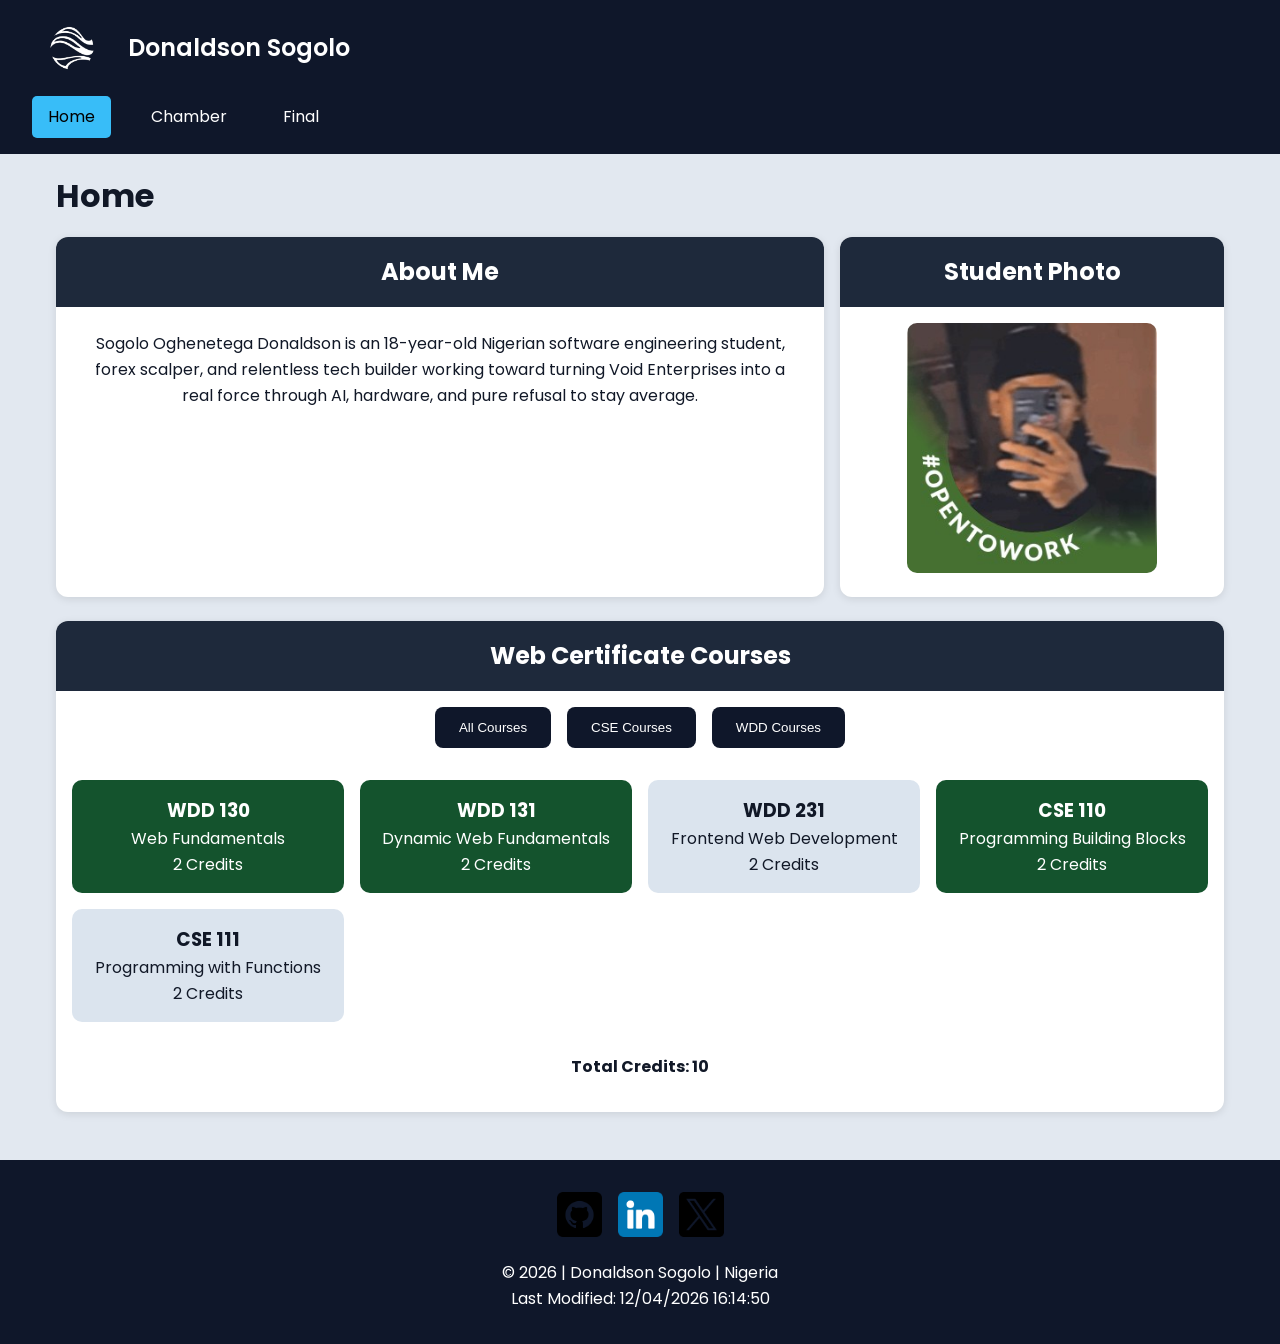
<file: index.html>
<!DOCTYPE html>
<html lang="en">

<head>
    <meta charset="UTF-8">
    <meta name="viewport" content="width=device-width, initial-scale=1.0">
    <title>Home Page</title>
    <meta name="description" content="Personal course homepage by Donaldson Sogolo Software Engineering Student">
    <meta name="author" content="Donaldson Sogolo">
    <meta property="og:title" content="Home Page">
    <meta property="og:type" content="website">
    <meta property="og:image" content="https://saint-void.github.io/wdd231/images/profile.jpg">
    <meta property="og:url" content="https://saint-void.github.io/wdd231/">
    <meta property="og:description" content="Personal course homepage by Donaldson Sogolo Software Engineering Student">

    <link rel="stylesheet" href="styles/style.css">
    <script src="scripts/main.js" defer></script>
    <link rel="icon" href="/favicon.ico">
    <link rel="preconnect" href="https://fonts.googleapis.com">
    <link rel="preconnect" href="https://fonts.gstatic.com" crossorigin>
    <link href="https://fonts.googleapis.com/css2?family=Poppins:wght@300;400;500;600&display=swap" rel="stylesheet">
</head>

<body>

    <header>
        <div class="logo">
            <img src="images/my-logo.png" alt="my logo">
            <span>Donaldson Sogolo</span>
            <button id="menu-button">☰</button>
        </div>

        <nav id="nav-menu">
            <a href="/" class="active">Home</a>
            <a href="#">Chamber</a>
            <a href="#">Final</a>
        </nav>
    </header>

    <main>

        <h1>Home</h1>

        <div class="main-part">

            <section class="part1">
                <h2>About Me</h2>

                <p>
                    Sogolo Oghenetega Donaldson is an 18-year-old Nigerian software
                    engineering student, forex scalper, and relentless tech builder
                    working toward turning Void Enterprises into a real force through
                    AI, hardware, and pure refusal to stay average.
                </p>
            </section>

            <section class="part2">
                <h2>Student Photo</h2>

                <img src="images/profile.jpg" alt="profile image">
            </section>

        </div>

        <!-- Courses -->
        <section class="part3">

            <h2>Web Certificate Courses</h2>

            <div class="certificate-buttons">
                <button id="all-btn">All Courses</button>
                <button id="cse-btn">CSE Courses</button>
                <button id="wdd-btn">WDD Courses</button>
            </div>

            <!-- Dynamic Courses -->
            <div id="courses-container"></div>

            <!-- Credits -->
            <p id="total-credits"></p>

        </section>

    </main>

    <footer>

        <div class="social-media">
            <a href="https://github.com/saint-void">
                <img src="images/github.png" alt="github">
            </a>

            <a href="https://www.linkedin.com/in/donaldsogolo/">
                <img src="images/linkedin.png" alt="linkedin">
            </a>

            <a href="https://x.com/St_void2">
                <img src="images/twitter.png" alt="twitter">
            </a>
        </div>

        <!-- Dynamic Footer -->
        <p>
            © <span id="currentyear"></span> | Donaldson Sogolo | Nigeria
        </p>

        <p id="lastModified"></p>

    </footer>

</body>

</html>
</file>
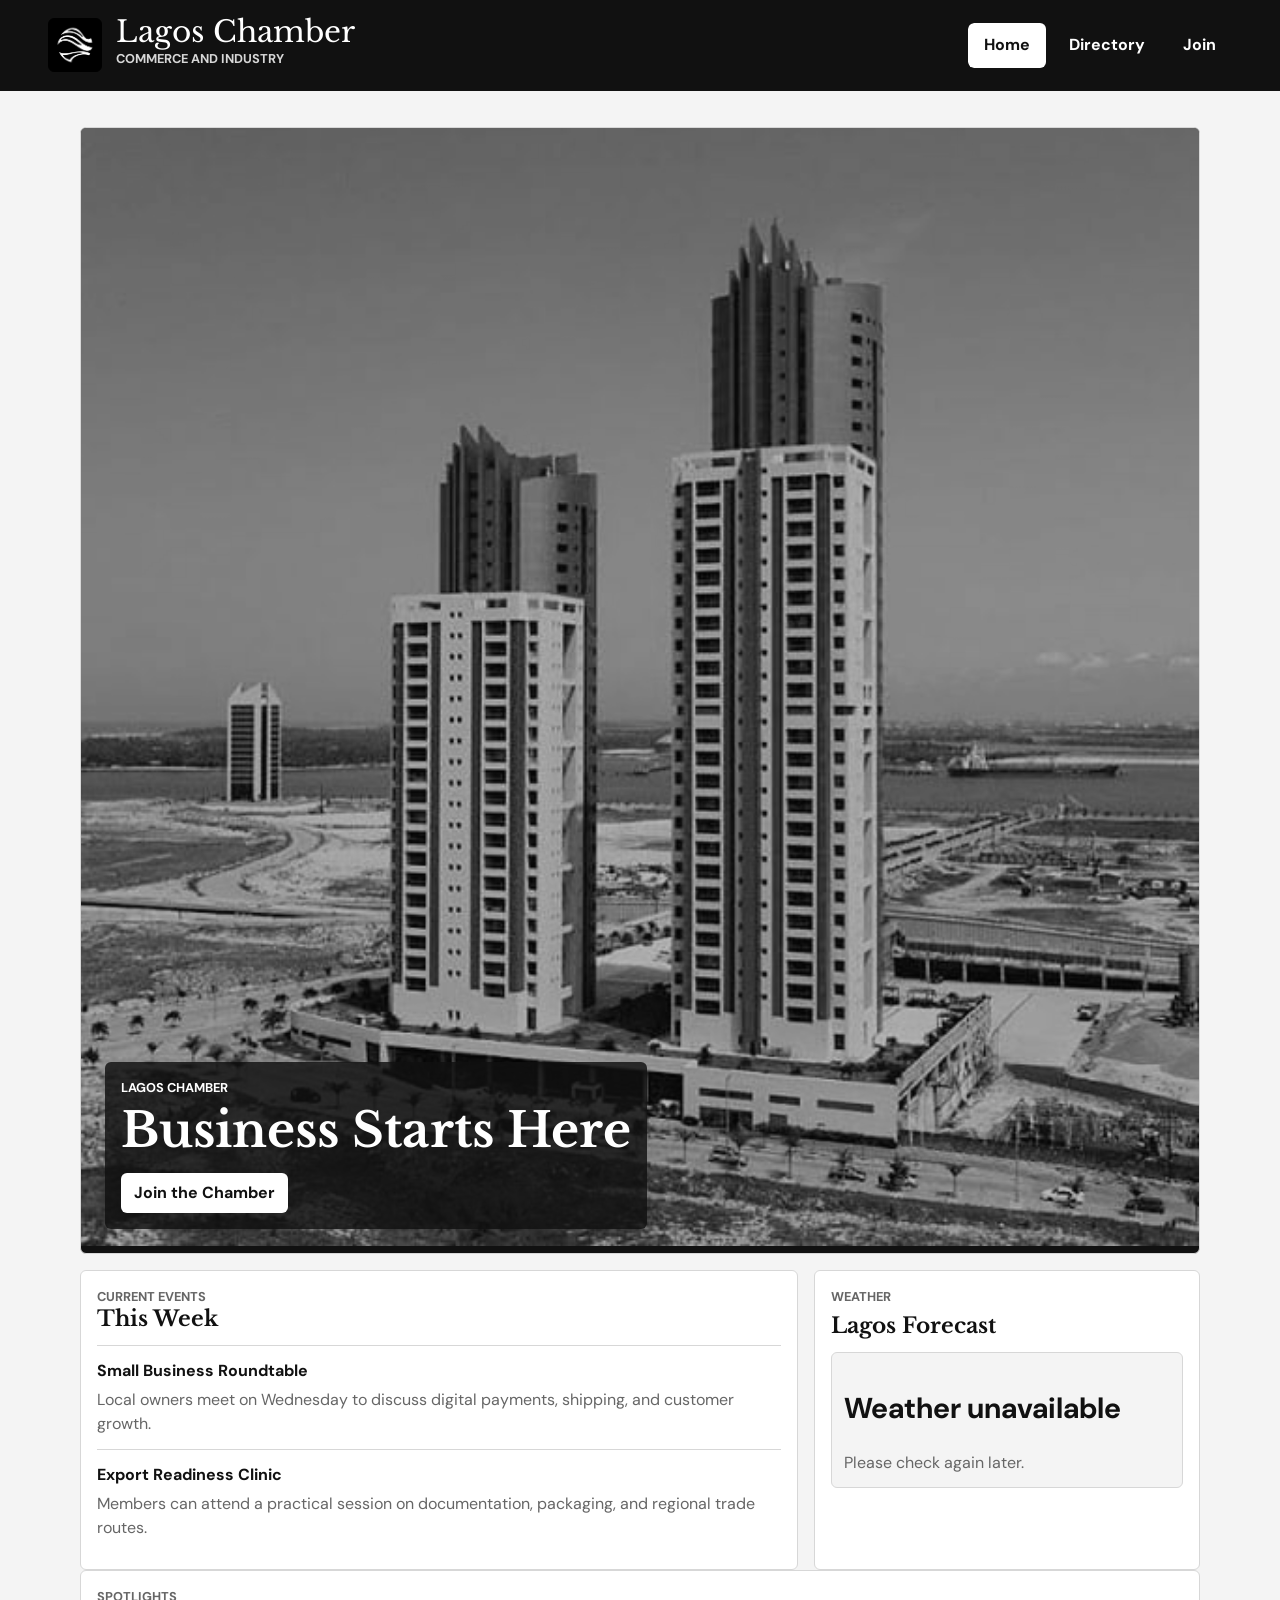
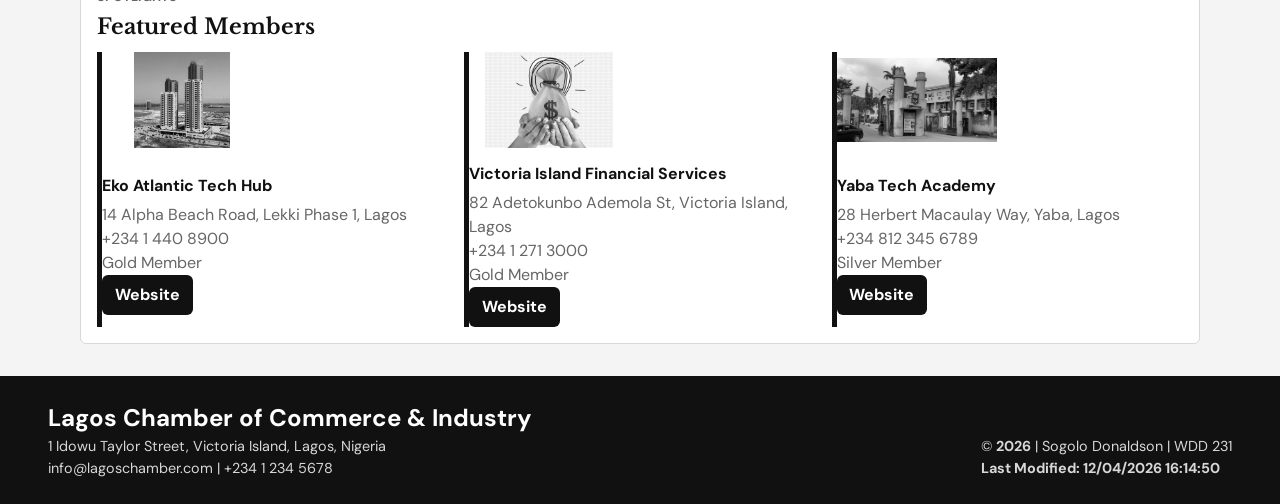
<file: chamber/index.html>
<!DOCTYPE html>
<html lang="en">
<head>
    <meta charset="UTF-8">
    <meta name="viewport" content="width=device-width, initial-scale=1.0">

    <title>Lagos Chamber of Commerce | Home</title>
    <meta name="description" content="Lagos Chamber of Commerce home page with local business events, weather, and member spotlights.">
    <meta name="author" content="Sogolo Donaldson">

    <link rel="preconnect" href="https://fonts.googleapis.com">
    <link rel="preconnect" href="https://fonts.gstatic.com" crossorigin>
    <link href="https://fonts.googleapis.com/css2?family=DM+Sans:wght@400;500;700&family=Libre+Baskerville:wght@700&display=swap" rel="stylesheet">

    <link rel="icon" href="../favicon.ico" type="image/x-icon">

    <meta property="og:title" content="Lagos Chamber of Commerce | Home">
    <meta property="og:description" content="Connect with Lagos businesses, events, weather, and chamber member spotlights.">
    <meta property="og:image" content="https://saint-void.github.io/wdd231/images/lagos-chamber-logo.jpg">
    <meta property="og:url" content="https://saint-void.github.io/wdd231/chamber/index.html">
    <meta property="og:type" content="website">

    <link rel="stylesheet" href="styles/directory.css">
    <link rel="stylesheet" href="styles/larger.css">

    <script src="scripts/home.js" defer></script>
</head>
<body>
    <header class="trade-header">
        <div class="brand-lockup">
            <img class="brand-mark" src="../chamber/images/lagos-chamber-logo.png" alt="Lagos Chamber of Commerce Logo">
            <div class="brand-copy">
                <div class="chamber-name">Lagos Chamber</div>
                <p class="chamber-kicker">Commerce and Industry</p>
            </div>
        </div>

        <nav class="site-nav">
            <button id="navToggle" class="nav-toggle" aria-label="Toggle navigation" aria-expanded="false">Menu</button>
            <ul id="primaryNav" class="nav-menu">
                <li><a href="index.html" class="current-page">Home</a></li>
                <li><a href="directory.html">Directory</a></li>
                <li><a href="join.html">Join</a></li>
            </ul>
        </nav>
    </header>

    <main>
        <section class="home-hero" aria-labelledby="homeHeading">
            <img src="images/eko.jpg" alt="Lagos business district" loading="eager">
            <div class="home-hero-copy">
                <p class="section-label">Lagos Chamber</p>
                <h1 id="homeHeading">Business Starts Here</h1>
                <a class="hero-cta" href="join.html">Join the Chamber</a>
            </div>
        </section>

        <div class="home-layout">
            <section class="info-panel events-panel" aria-labelledby="eventsHeading">
                <p class="section-label">Current Events</p>
                <h2 id="eventsHeading">This Week</h2>
                <article>
                    <h3>Small Business Roundtable</h3>
                    <p>Local owners meet on Wednesday to discuss digital payments, shipping, and customer growth.</p>
                </article>
                <article>
                    <h3>Export Readiness Clinic</h3>
                    <p>Members can attend a practical session on documentation, packaging, and regional trade routes.</p>
                </article>
            </section>

            <section class="info-panel weather-panel" aria-labelledby="weatherHeading">
                <p class="section-label">Weather</p>
                <h2 id="weatherHeading">Lagos Forecast</h2>
                <div class="weather-current">
                    <p id="currentTemp">Loading...</p>
                    <p id="weatherDescription"></p>
                </div>
                <div id="forecastList" class="forecast-list"></div>
            </section>
        </div>

        <section class="spotlight-section" aria-labelledby="spotlightHeading">
            <div class="section-heading">
                <p class="section-label">Spotlights</p>
                <h2 id="spotlightHeading">Featured Members</h2>
            </div>
            <div id="spotlightCards" class="spotlight-grid"></div>
        </section>
    </main>

    <footer class="site-footer">
        <div class="footer-address">
            <h2>Lagos Chamber of Commerce & Industry</h2>
            <p>1 Idowu Taylor Street, Victoria Island, Lagos, Nigeria</p>
            <p>info@lagoschamber.com | +234 1 234 5678</p>
        </div>
        <div class="footer-meta">
            <p>&copy; <span id="currentYear"></span> | Sogolo Donaldson | WDD 231</p>
            <p id="lastModified"></p>
        </div>
    </footer>
</body>
</html>
</file>
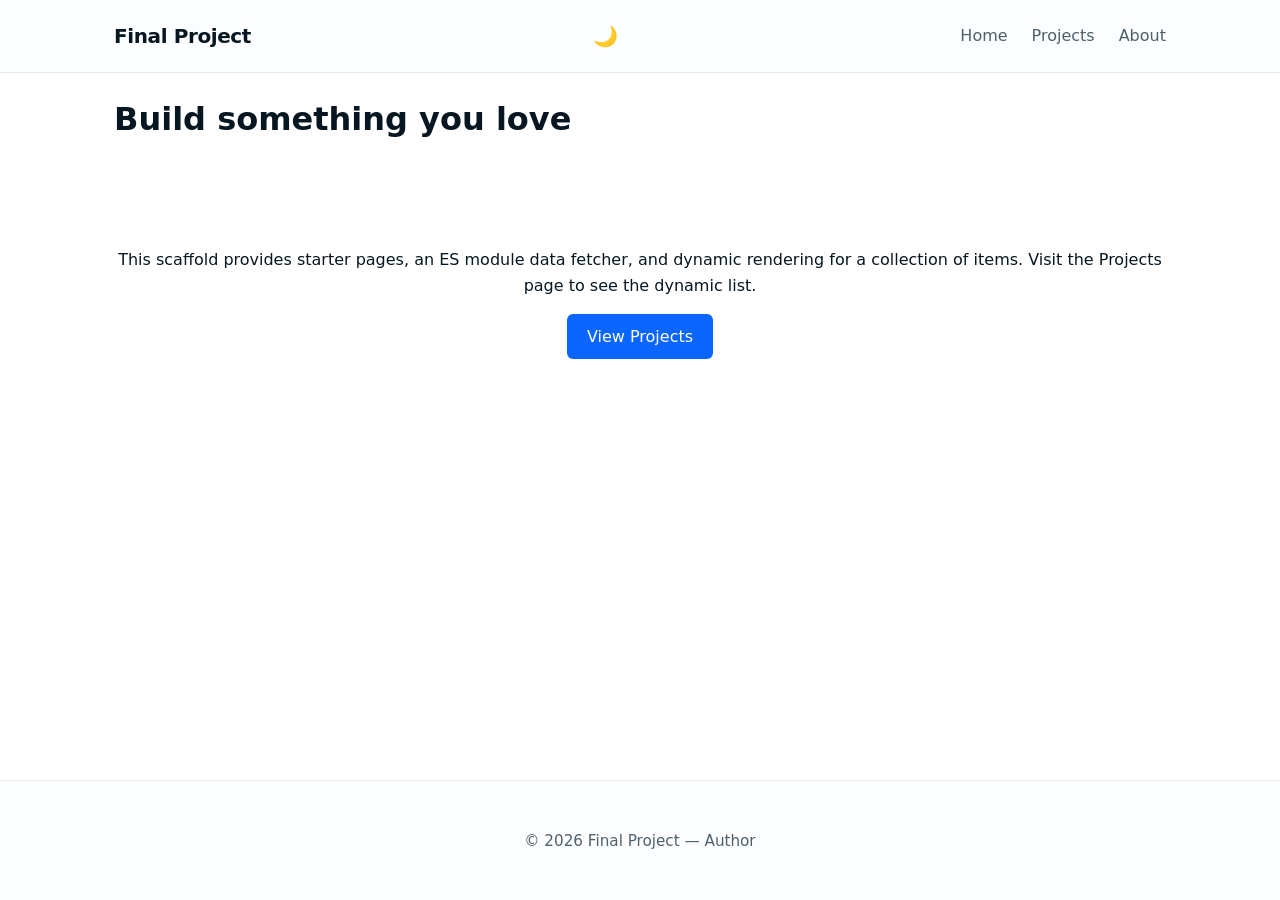
<file: final/index.html>
<!doctype html>
<html lang="en">
<head>
  <meta charset="utf-8">
  <meta name="viewport" content="width=device-width, initial-scale=1.0">
  <title>Final Project — Home</title>
  <meta name="description" content="A final project homepage showcasing responsive layout, theme toggling, and a dynamic projects list rendered from JSON using ES modules.">
  <meta name="author" content="Donaldson Sogolo">
  <meta property="og:title" content="Final Project — Responsive Portfolio & Projects">
  <meta property="og:description" content="A final project homepage showcasing responsive layout, theme toggling, and a dynamic projects list rendered from JSON using ES modules.">
  <meta property="og:image" content="https://saint-void.github.io/wdd231/images/profile.jpg">
  <meta property="og:url" content="https://saint-void.github.io/wdd231/final/index.html">
  <meta property="og:type" content="website">
  <link rel="icon" href="favicon.svg">
  <link rel="preconnect" href="https://fonts.googleapis.com">
  <link rel="preconnect" href="https://fonts.gstatic.com" crossorigin>
  <link href="https://fonts.googleapis.com/css2?family=Poppins:wght@300;400;500;600&display=swap" rel="stylesheet">
  <link rel="stylesheet" href="styles/style.css">
  <link rel="stylesheet" href="styles/footer.css">
</head>
<body>
  <header class="site-header">
    <div class="container header-inner">
      <h1 class="site-title">Final Project</h1>
      <button id="themeToggle" class="theme-toggle" aria-pressed="false" aria-label="Toggle dark theme">🌙 <span class="sr-only">Toggle dark theme</span></button>
      <button id="navToggle" class="nav-toggle" aria-controls="main-nav" aria-expanded="false" aria-label="Toggle navigation">
        <span class="hamburger" aria-hidden="true">
          <span class="bar bar1"></span>
          <span class="bar bar2"></span>
          <span class="bar bar3"></span>
        </span>
        <span class="sr-only">Menu</span>
      </button>
      <nav id="main-nav" class="nav" role="navigation">
        <ul>
          <li><a href="index.html" aria-current="page">Home</a></li>
          <li><a href="projects.html">Projects</a></li>
          <li><a href="about.html">About</a></li>
        </ul>
      </nav>
    </div>
  </header>

  <main class="container">
    <h1>Build something you love</h1>
    <section class="hero">
      <p>This scaffold provides starter pages, an ES module data fetcher, and dynamic rendering for a collection of items. Visit the Projects page to see the dynamic list.</p>
      <p><a class="btn" href="projects.html">View Projects</a></p>
    </section>
  </main>

  <footer class="site-footer">
    <div class="container">
      <p>© 2026 Final Project — Author</p>
    </div>
  </footer>

  <script src="scripts/nav.js" defer></script>
  <script type="module" src="scripts/theme.mjs"></script>
</body>
</html>
</file>
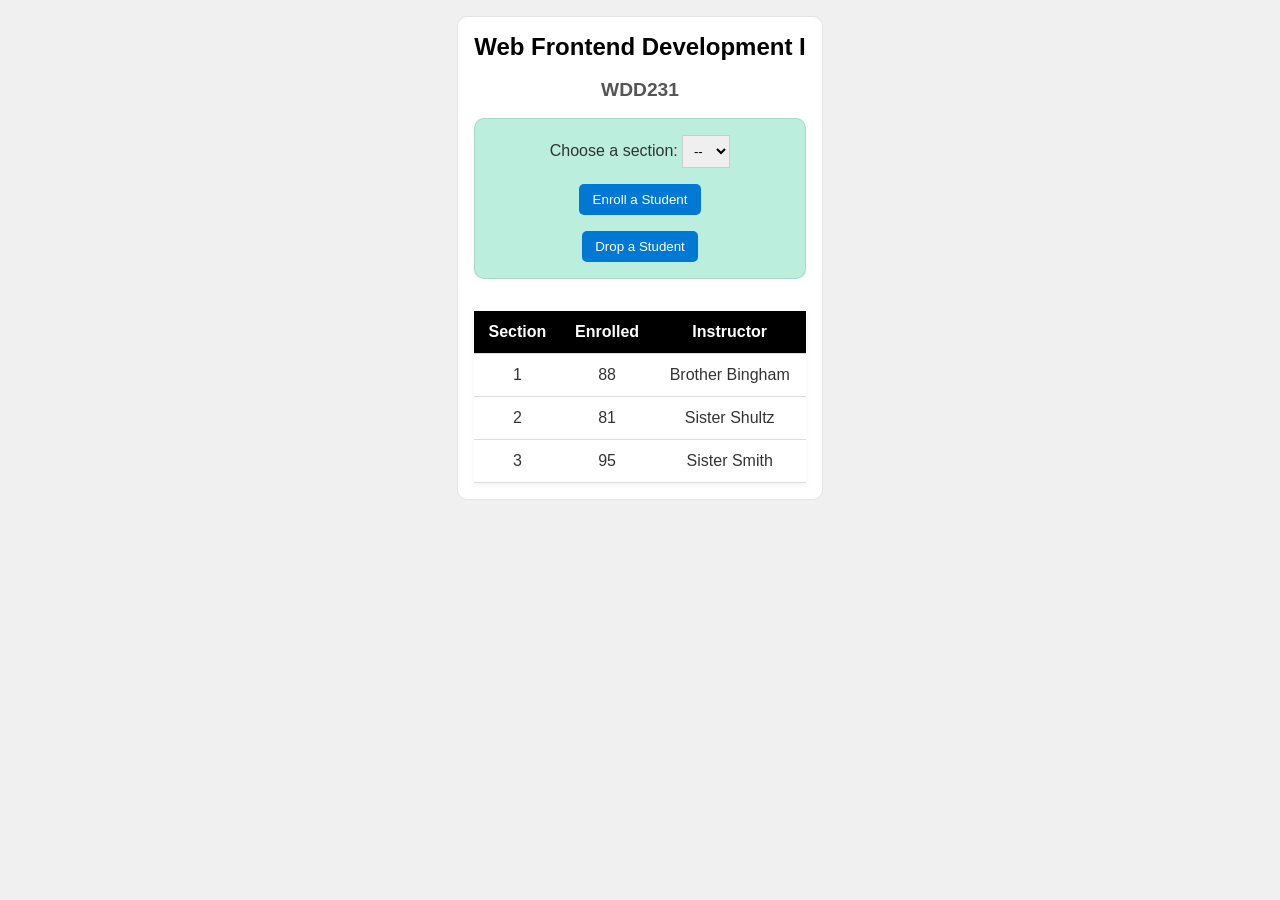
<file: modules.html>
<!DOCTYPE html>
<html lang="en">

<head>
  <meta charset="UTF-8">
  <meta name="viewport" content="width=device-width, initial-scale=1.0">
  <title>Modules Example: Course and Sections</title>
  <link rel="stylesheet" href="styles/modules.css">
<script type="module" src="scripts/modules.mjs"></script>
</head>

<body>
  <main>
  <h1 id="courseName"></h1>
  <h2 id="courseCode"></h2>

  <div id="enrollment">
    <label for="sectionNumber">Choose a section:</label>
    <select id="sectionNumber">
      <option value="0" disabled selected>--</option>
    </select>
    <button id="enrollStudent">Enroll a Student</button>
    <button id="dropStudent">Drop a Student</button>
  </div>

  <table>
    <thead>
      <tr>
        <th>Section</th>
        <th>Enrolled</th>
        <th>Instructor</th>
      </tr>
    </thead>
    <tbody id="sections"></tbody>
  </table>
  </main>
</body>

</html>
</file>
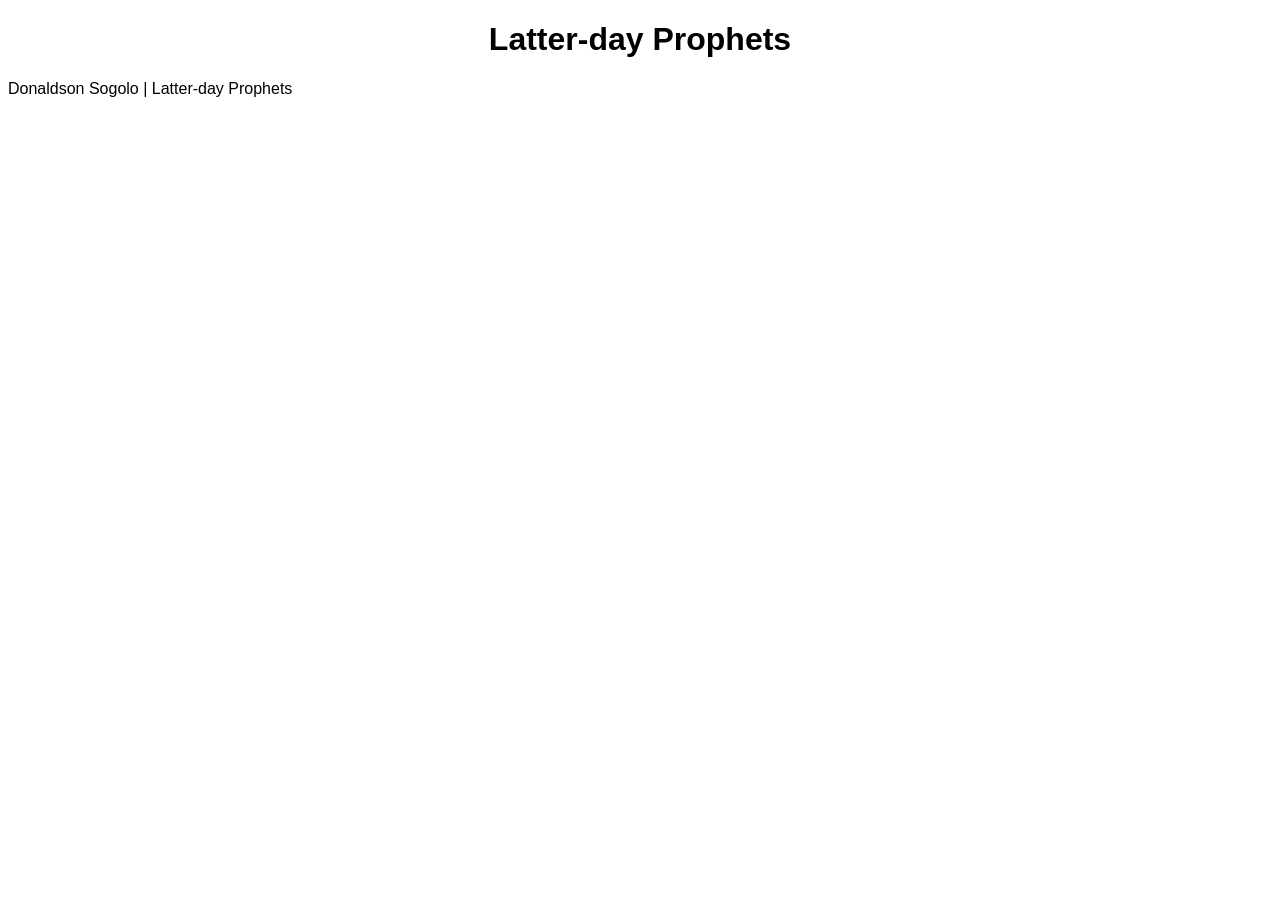
<file: prophets.html>
<!DOCTYPE html>
<html lang="en">
<head>
    <meta charset="UTF-8">
    <meta name="viewport" content="width=device-width, initial-scale=1.0">
    <title>Latter-day Prophets</title>
    <meta name="description" content="Latter-day Prophets directory page">
    <meta name="author" content="Donaldson Sogolo">
    <link rel="stylesheet" href="styles/prophets.css">
    <script src="scripts/prophets.js" defer></script>
</head>
<body>
    <header>
        <h1>Latter-day Prophets</h1>
    </header>
    <main>
        <div id="cards" class="grid"></div>
    </main>
    <footer>
        Donaldson Sogolo | Latter-day Prophets
    </footer>
</body>
</html>
</file>
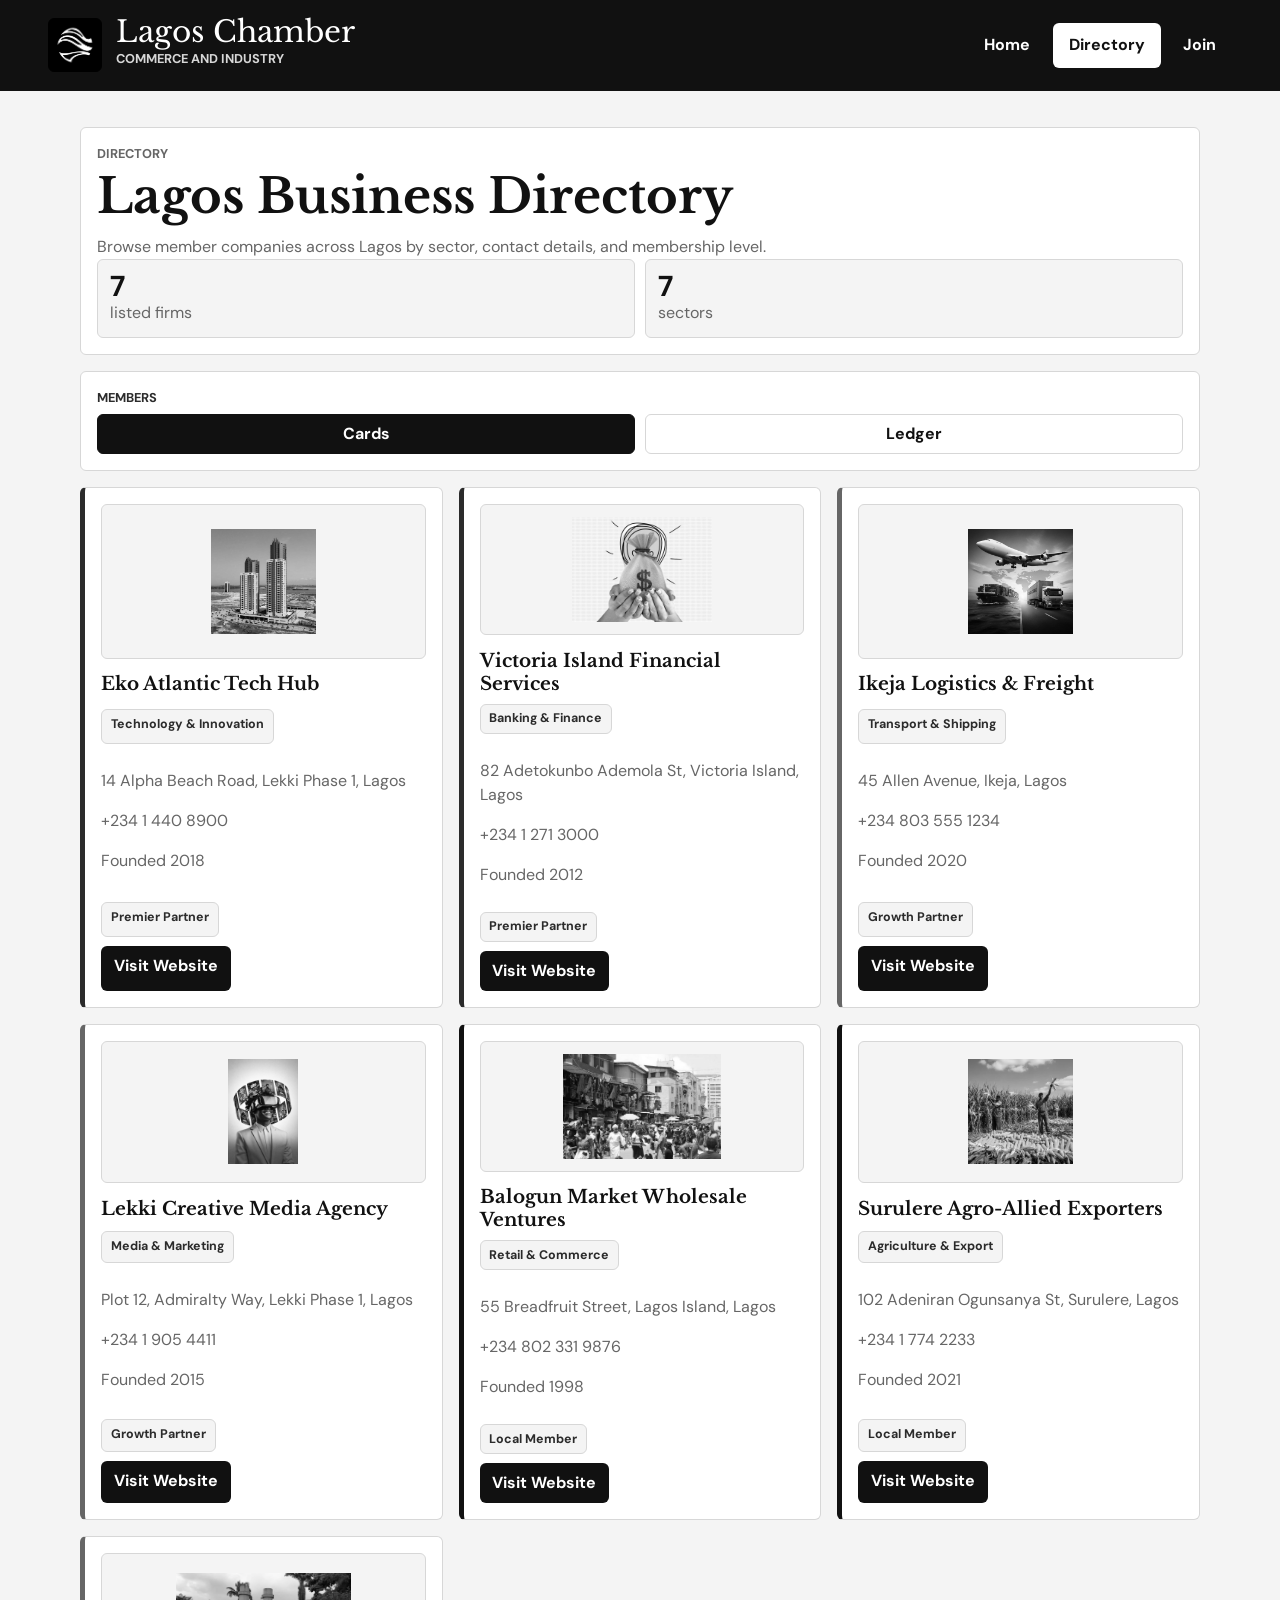
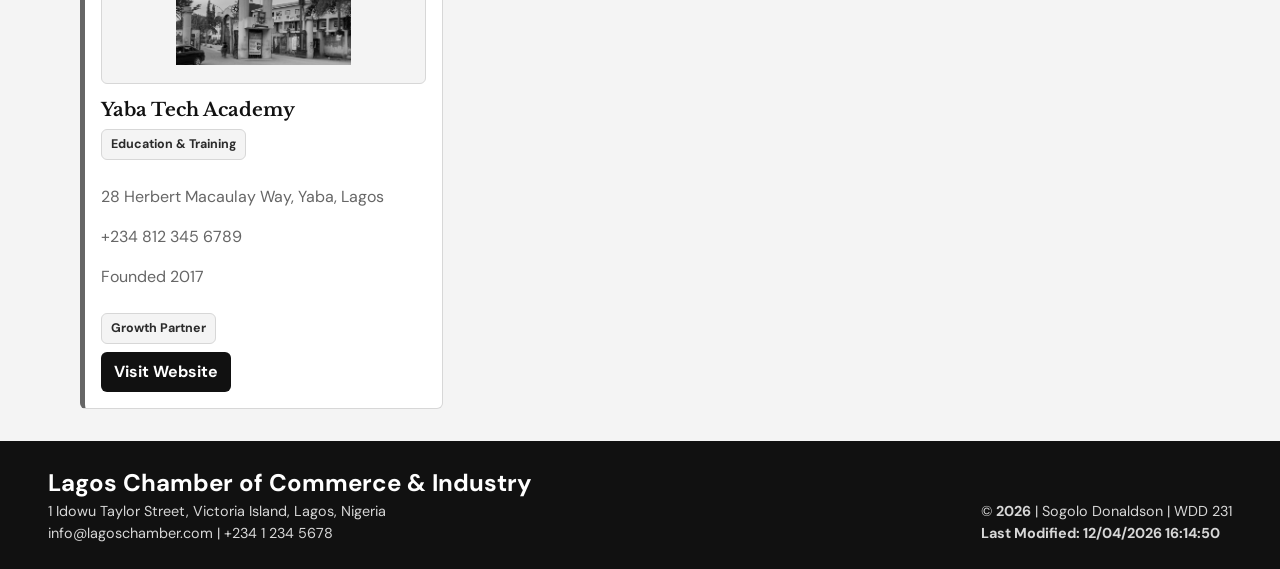
<file: chamber/directory.html>
<!DOCTYPE html>
<html lang="en">
<head>
    <meta charset="UTF-8">
    <meta name="viewport" content="width=device-width, initial-scale=1.0">
    
    <title>Lagos Chamber of Commerce | Business Directory</title>
    <meta name="description" content="Explore the official business directory for the Lagos Chamber of Commerce. Connect with top businesses and industries in Lagos, Nigeria.">
    <meta name="author" content="Sogolo Donaldson">

    <link rel="preconnect" href="https://fonts.googleapis.com">
    <link rel="preconnect" href="https://fonts.gstatic.com" crossorigin>
    <link href="https://fonts.googleapis.com/css2?family=DM+Sans:wght@400;500;700&family=Libre+Baskerville:wght@700&display=swap" rel="stylesheet">

    <link rel="icon" href="../favicon.ico" type="image/x-icon">

    <meta property="og:title" content="Lagos Chamber of Commerce | Business Directory" />
    <meta property="og:description" content="Explore the official business directory for the Lagos Chamber of Commerce. Connect with top businesses and industries in Lagos, Nigeria." />
    <meta property="og:image" content="https://saint-void.github.io/wdd231/images/lagos-chamber-logo.jpg" />
    <meta property="og:url" content="https://saint-void.github.io/wdd231/chamber/directory.html" />
    <meta property="og:type" content="website" />
    
    <link rel="stylesheet" href="styles/directory.css">
    <link rel="stylesheet" href="styles/larger.css">

    <script src="scripts/directory.js" defer></script> 
</head>
<body>
    <header class="trade-header">
        <div class="brand-lockup">
            <img class="brand-mark" src="../chamber/images/lagos-chamber-logo.png" alt="Lagos Chamber of Commerce Logo">
            <div class="brand-copy">
                <div class="chamber-name">Lagos Chamber</div>
                <p class="chamber-kicker">Commerce and Industry</p>
            </div>
        </div>
        
        <nav class="site-nav">
            <button id="navToggle" class="nav-toggle" aria-label="Toggle navigation" aria-expanded="false">Menu</button>
            <ul id="primaryNav" class="nav-menu">
                <li><a href="index.html">Home</a></li>
                <li><a href="directory.html" class="current-page">Directory</a></li>
                <li><a href="join.html">Join</a></li>
            </ul>
        </nav>
    </header>

    <main>
        <section class="directory-hero" aria-labelledby="directoryHeading">
            <div class="hero-copy">
                <p class="section-label">Directory</p>
                <h1 id="directoryHeading">Lagos Business Directory</h1>
                <p class="hero-intro">Browse member companies across Lagos by sector, contact details, and membership level.</p>
            </div>

            <div class="hero-metrics">
                <div>
                    <span id="memberCount">0</span>
                    <p>listed firms</p>
                </div>
                <div>
                    <span id="sectorCount">0</span>
                    <p>sectors</p>
                </div>
            </div>
        </section>

        <section class="directory-board" aria-label="Business directory listings">
            <div class="board-toolbar">
                <p class="board-title">Members</p>
                <div class="view-switch">
                    <button id="cardModeButton" class="is-selected" type="button" aria-pressed="true">Cards</button>
                    <button id="ledgerModeButton" type="button" aria-pressed="false">Ledger</button>
                </div>
            </div>

            <div id="memberShowcase" class="exchange-grid"></div>
        </section>
    </main>

    <footer class="site-footer">
        <div class="footer-address">
            <h2>Lagos Chamber of Commerce & Industry</h2>
            <p>1 Idowu Taylor Street, Victoria Island, Lagos, Nigeria</p>
            <p>info@lagoschamber.com | +234 1 234 5678</p>
        </div>
        <div class="footer-meta">
            <p>&copy; <span id="currentYear"></span> | Sogolo Donaldson | WDD 231</p>
            <p id="lastModified"></p>
        </div>
    </footer>
</body>
</html>
</file>
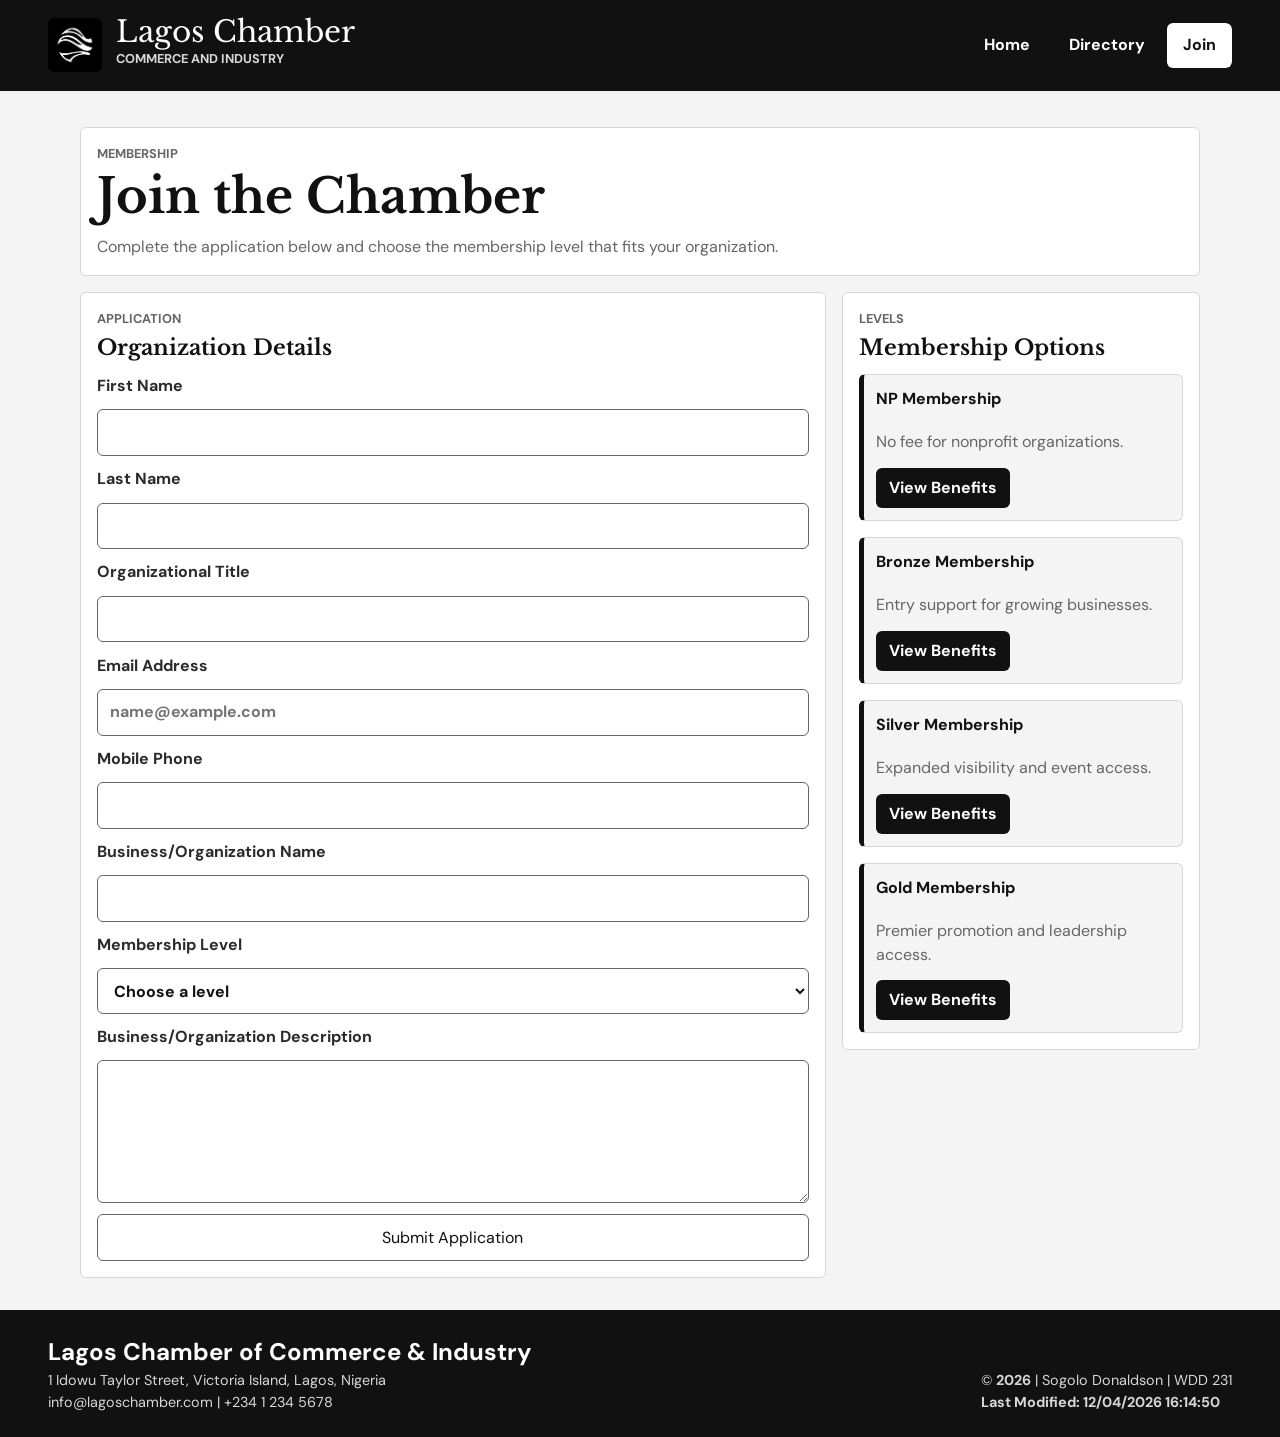
<file: chamber/join.html>
<!DOCTYPE html>
<html lang="en">
<head>
    <meta charset="UTF-8">
    <meta name="viewport" content="width=device-width, initial-scale=1.0">

    <title>Lagos Chamber of Commerce | Join</title>
    <meta name="description" content="Apply to join the Lagos Chamber of Commerce and choose a membership level for your organization.">
    <meta name="author" content="Sogolo Donaldson">

    <link rel="preconnect" href="https://fonts.googleapis.com">
    <link rel="preconnect" href="https://fonts.gstatic.com" crossorigin>
    <link href="https://fonts.googleapis.com/css2?family=DM+Sans:wght@400;500;700&family=Libre+Baskerville:wght@700&display=swap" rel="stylesheet">

    <link rel="icon" href="../favicon.ico" type="image/x-icon">

    <meta property="og:title" content="Lagos Chamber of Commerce | Join">
    <meta property="og:description" content="Apply to join the Lagos Chamber of Commerce and choose a membership level for your organization.">
    <meta property="og:image" content="https://saint-void.github.io/wdd231/images/lagos-chamber-logo.jpg">
    <meta property="og:url" content="https://saint-void.github.io/wdd231/chamber/join.html">
    <meta property="og:type" content="website">

    <link rel="stylesheet" href="styles/directory.css">
    <link rel="stylesheet" href="styles/larger.css">

    <script src="scripts/join.js" defer></script>
</head>
<body>
    <header class="trade-header">
        <div class="brand-lockup">
            <img class="brand-mark" src="../chamber/images/lagos-chamber-logo.png" alt="Lagos Chamber of Commerce Logo">
            <div class="brand-copy">
                <div class="chamber-name">Lagos Chamber</div>
                <p class="chamber-kicker">Commerce and Industry</p>
            </div>
        </div>

        <nav class="site-nav">
            <button id="navToggle" class="nav-toggle" aria-label="Toggle navigation" aria-expanded="false">Menu</button>
            <ul id="primaryNav" class="nav-menu">
                <li><a href="index.html">Home</a></li>
                <li><a href="directory.html">Directory</a></li>
                <li><a href="join.html" class="current-page">Join</a></li>
            </ul>
        </nav>
    </header>

    <main>
        <section class="directory-hero" aria-labelledby="joinHeading">
            <div class="hero-copy">
                <p class="section-label">Membership</p>
                <h1 id="joinHeading">Join the Chamber</h1>
                <p class="hero-intro">Complete the application below and choose the membership level that fits your organization.</p>
            </div>
        </section>

        <div class="join-layout">
            <section class="application-panel" aria-labelledby="applicationHeading">
                <p class="section-label">Application</p>
                <h2 id="applicationHeading">Organization Details</h2>

                <form method="get" action="thankyou.html" class="join-form">
                    <label>First Name
                        <input type="text" name="firstName" title="Enter your first name" autocomplete="given-name" required>
                    </label>

                    <label>Last Name
                        <input type="text" name="lastName" title="Enter your last name" autocomplete="family-name" required>
                    </label>

                    <label>Organizational Title
                        <input type="text" name="organizationTitle" title="Enter your organizational title using at least seven letters, spaces, or hyphens" autocomplete="organization-title" pattern="[A-Za-z -]{7,}">
                    </label>

                    <label>Email Address
                        <input type="email" name="email" title="Enter your email address" autocomplete="email" placeholder="name@example.com" required>
                    </label>

                    <label>Mobile Phone
                        <input type="tel" name="phone" title="Enter your mobile phone number" autocomplete="tel" required>
                    </label>

                    <label>Business/Organization Name
                        <input type="text" name="organization" title="Enter the name of your business or organization" autocomplete="organization" required>
                    </label>

                    <label>Membership Level
                        <select name="membership" title="Select a membership level" required>
                            <option value="">Choose a level</option>
                            <option value="np">NP Membership</option>
                            <option value="bronze">Bronze Membership</option>
                            <option value="silver">Silver Membership</option>
                            <option value="gold">Gold Membership</option>
                        </select>
                    </label>

                    <label>Business/Organization Description
                        <textarea name="description" title="Describe your business or organization" rows="5"></textarea>
                    </label>

                    <input type="hidden" name="timestamp" id="timestamp">
                    <input type="submit" value="Submit Application" class="form-submit">
                </form>
            </section>

            <section class="membership-panel" aria-labelledby="membershipHeading">
                <p class="section-label">Levels</p>
                <h2 id="membershipHeading">Membership Options</h2>
                <div class="membership-cards">
                    <article class="membership-card level-np">
                        <h3>NP Membership</h3>
                        <p>No fee for nonprofit organizations.</p>
                        <a href="#npModal" data-modal="npModal">View Benefits</a>
                    </article>

                    <article class="membership-card level-bronze">
                        <h3>Bronze Membership</h3>
                        <p>Entry support for growing businesses.</p>
                        <a href="#bronzeModal" data-modal="bronzeModal">View Benefits</a>
                    </article>

                    <article class="membership-card level-silver">
                        <h3>Silver Membership</h3>
                        <p>Expanded visibility and event access.</p>
                        <a href="#silverModal" data-modal="silverModal">View Benefits</a>
                    </article>

                    <article class="membership-card level-gold">
                        <h3>Gold Membership</h3>
                        <p>Premier promotion and leadership access.</p>
                        <a href="#goldModal" data-modal="goldModal">View Benefits</a>
                    </article>
                </div>
            </section>
        </div>
    </main>

    <dialog id="npModal" class="membership-modal" aria-labelledby="npModalTitle">
        <h2 id="npModalTitle">NP Membership Benefits</h2>
        <p>Designed for nonprofit organizations with no annual fee.</p>
        <ul>
            <li>Directory listing</li>
            <li>Community event invitations</li>
            <li>Member training notices</li>
        </ul>
        <button type="button" class="modal-close">Close</button>
    </dialog>

    <dialog id="bronzeModal" class="membership-modal" aria-labelledby="bronzeModalTitle">
        <h2 id="bronzeModalTitle">Bronze Membership Benefits</h2>
        <p>Helpful visibility and access for small and growing businesses.</p>
        <ul>
            <li>Directory listing</li>
            <li>Monthly networking events</li>
            <li>Training workshop discounts</li>
        </ul>
        <button type="button" class="modal-close">Close</button>
    </dialog>

    <dialog id="silverModal" class="membership-modal" aria-labelledby="silverModalTitle">
        <h2 id="silverModalTitle">Silver Membership Benefits</h2>
        <p>Added promotion and savings for active chamber members.</p>
        <ul>
            <li>All Bronze benefits</li>
            <li>Event booth discounts</li>
            <li>Quarterly homepage spotlight eligibility</li>
        </ul>
        <button type="button" class="modal-close">Close</button>
    </dialog>

    <dialog id="goldModal" class="membership-modal" aria-labelledby="goldModalTitle">
        <h2 id="goldModalTitle">Gold Membership Benefits</h2>
        <p>Premier access for organizations ready for broader market visibility.</p>
        <ul>
            <li>All Silver benefits</li>
            <li>Priority event sponsorship opportunities</li>
            <li>Featured advertising and leadership roundtable invitations</li>
        </ul>
        <button type="button" class="modal-close">Close</button>
    </dialog>

    <footer class="site-footer">
        <div class="footer-address">
            <h2>Lagos Chamber of Commerce & Industry</h2>
            <p>1 Idowu Taylor Street, Victoria Island, Lagos, Nigeria</p>
            <p>info@lagoschamber.com | +234 1 234 5678</p>
        </div>
        <div class="footer-meta">
            <p>&copy; <span id="currentYear"></span> | Sogolo Donaldson | WDD 231</p>
            <p id="lastModified"></p>
        </div>
    </footer>
</body>
</html>
</file>
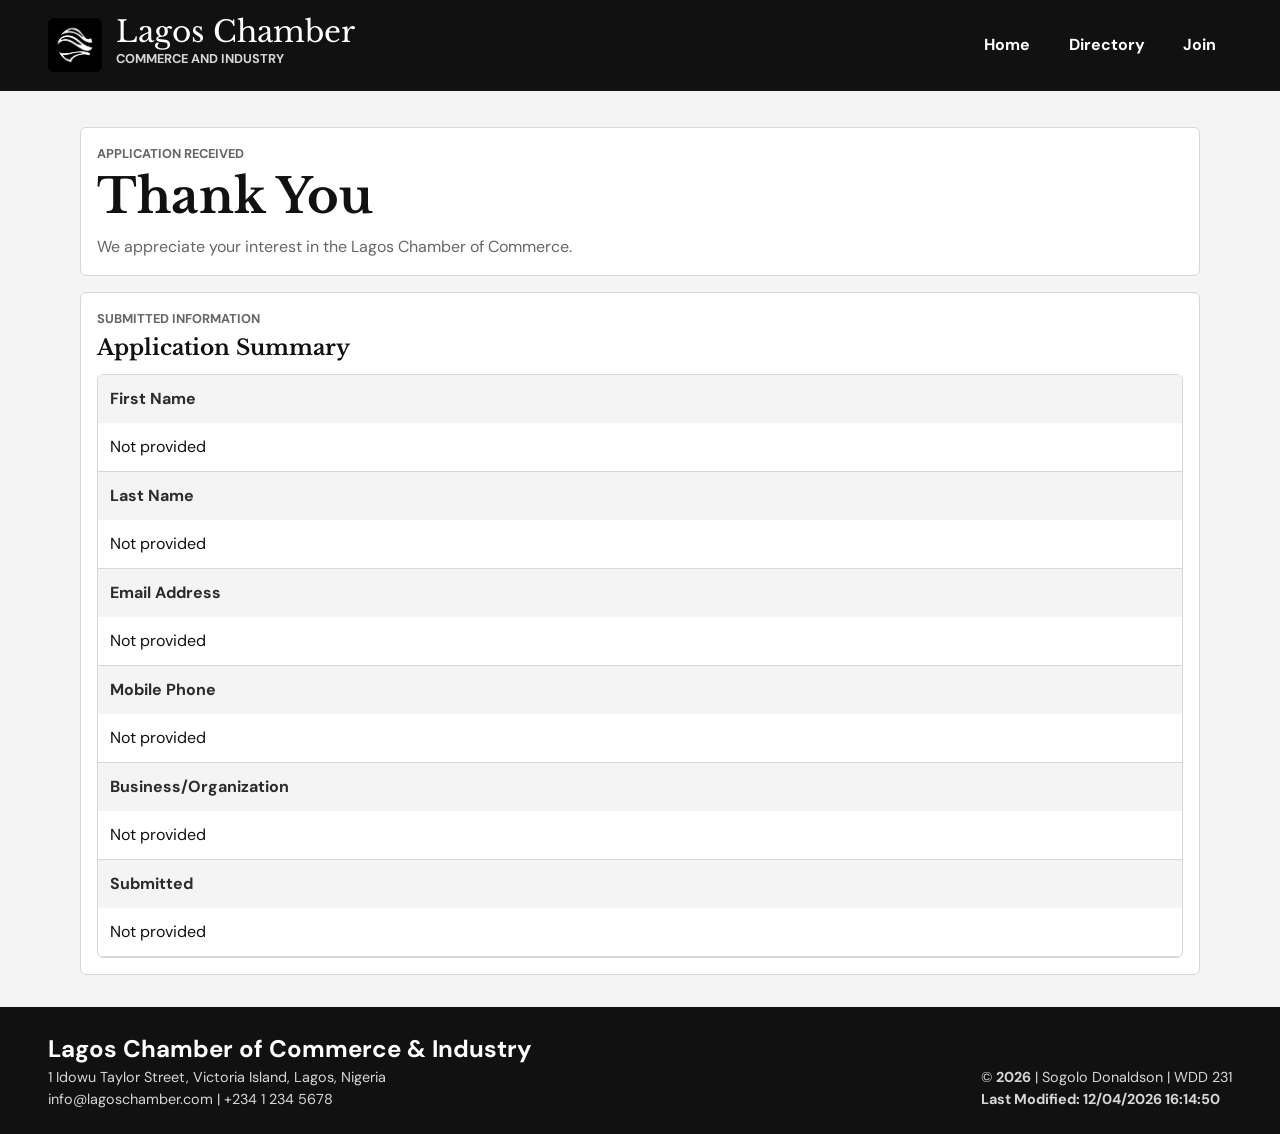
<file: chamber/thankyou.html>
<!DOCTYPE html>
<html lang="en">
<head>
    <meta charset="UTF-8">
    <meta name="viewport" content="width=device-width, initial-scale=1.0">

    <title>Lagos Chamber of Commerce | Thank You</title>
    <meta name="description" content="Thank you for applying to join the Lagos Chamber of Commerce.">
    <meta name="author" content="Sogolo Donaldson">

    <link rel="preconnect" href="https://fonts.googleapis.com">
    <link rel="preconnect" href="https://fonts.gstatic.com" crossorigin>
    <link href="https://fonts.googleapis.com/css2?family=DM+Sans:wght@400;500;700&family=Libre+Baskerville:wght@700&display=swap" rel="stylesheet">

    <link rel="icon" href="../favicon.ico" type="image/x-icon">

    <meta property="og:title" content="Lagos Chamber of Commerce | Thank You">
    <meta property="og:description" content="Thank you for applying to join the Lagos Chamber of Commerce.">
    <meta property="og:image" content="https://saint-void.github.io/wdd231/images/lagos-chamber-logo.jpg">
    <meta property="og:url" content="https://saint-void.github.io/wdd231/chamber/thankyou.html">
    <meta property="og:type" content="website">

    <link rel="stylesheet" href="styles/directory.css">
    <link rel="stylesheet" href="styles/larger.css">

    <script src="scripts/thankyou.js" defer></script>
</head>
<body>
    <header class="trade-header">
        <div class="brand-lockup">
            <img class="brand-mark" src="../chamber/images/lagos-chamber-logo.png" alt="Lagos Chamber of Commerce Logo">
            <div class="brand-copy">
                <div class="chamber-name">Lagos Chamber</div>
                <p class="chamber-kicker">Commerce and Industry</p>
            </div>
        </div>

        <nav class="site-nav">
            <button id="navToggle" class="nav-toggle" aria-label="Toggle navigation" aria-expanded="false">Menu</button>
            <ul id="primaryNav" class="nav-menu">
                <li><a href="index.html">Home</a></li>
                <li><a href="directory.html">Directory</a></li>
                <li><a href="join.html">Join</a></li>
            </ul>
        </nav>
    </header>

    <main>
        <section class="directory-hero" aria-labelledby="thanksHeading">
            <div class="hero-copy">
                <p class="section-label">Application Received</p>
                <h1 id="thanksHeading">Thank You</h1>
                <p class="hero-intro">We appreciate your interest in the Lagos Chamber of Commerce.</p>
            </div>
        </section>

        <section class="thanks-panel" aria-labelledby="summaryHeading">
            <p class="section-label">Submitted Information</p>
            <h2 id="summaryHeading">Application Summary</h2>
            <dl id="applicationSummary" class="application-summary"></dl>
        </section>
    </main>

    <footer class="site-footer">
        <div class="footer-address">
            <h2>Lagos Chamber of Commerce & Industry</h2>
            <p>1 Idowu Taylor Street, Victoria Island, Lagos, Nigeria</p>
            <p>info@lagoschamber.com | +234 1 234 5678</p>
        </div>
        <div class="footer-meta">
            <p>&copy; <span id="currentYear"></span> | Sogolo Donaldson | WDD 231</p>
            <p id="lastModified"></p>
        </div>
    </footer>
</body>
</html>
</file>
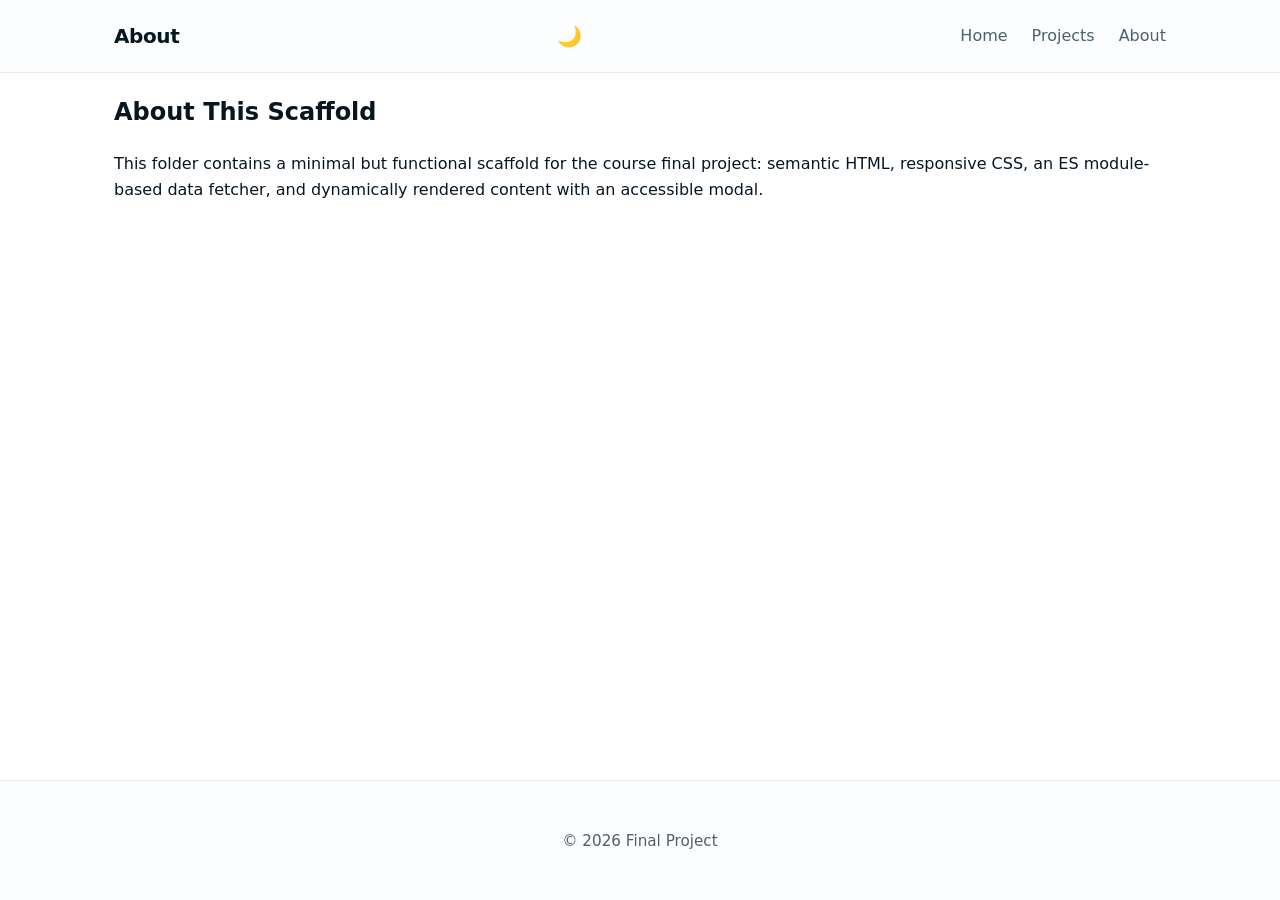
<file: final/about.html>
<!doctype html>
<html lang="en">
<head>
  <meta charset="utf-8">
  <meta name="viewport" content="width=device-width, initial-scale=1.0">
  <title>Final Project — About</title>
  <meta name="description" content="Details about the final project scaffold, including semantic HTML, responsive CSS, JavaScript modules for dynamic content, and accessible UI patterns.">
  <meta name="author" content="Donaldson Sogolo">
  <meta property="og:title" content="Final Project — About the Scaffold & Implementation Details">
  <meta property="og:description" content="Details about the final project scaffold, including semantic HTML, responsive CSS, JavaScript modules for dynamic content, and accessible UI patterns.">
  <meta property="og:image" content="https://saint-void.github.io/wdd231/images/profile.jpg">
  <meta property="og:url" content="https://saint-void.github.io/wdd231/final/about.html">
  <meta property="og:type" content="website">
  <link rel="icon" href="favicon.svg">
  <link rel="preconnect" href="https://fonts.googleapis.com">
  <link rel="preconnect" href="https://fonts.gstatic.com" crossorigin>
  <link href="https://fonts.googleapis.com/css2?family=Poppins:wght@300;400;500;600&display=swap" rel="stylesheet">
  <link rel="stylesheet" href="styles/style.css">
  <link rel="stylesheet" href="styles/footer.css">

</head>
<body>
  <header class="site-header">
    <div class="container header-inner">
      <h1 class="site-title">About</h1>
      <button id="themeToggle" class="theme-toggle" aria-pressed="false" aria-label="Toggle dark theme">🌙 <span class="sr-only">Toggle dark theme</span></button>
      <button id="navToggle" class="nav-toggle" aria-controls="main-nav" aria-expanded="false" aria-label="Toggle navigation">
        <span class="hamburger" aria-hidden="true">
          <span class="bar bar1"></span>
          <span class="bar bar2"></span>
          <span class="bar bar3"></span>
        </span>
        <span class="sr-only">Menu</span>
      </button>
      <nav id="main-nav" class="nav" role="navigation">
        <ul>
          <li><a href="index.html">Home</a></li>
          <li><a href="projects.html">Projects</a></li>
          <li><a href="about.html" aria-current="page">About</a></li>
        </ul>
      </nav>
    </div>
  </header>

  <main class="container">
    <section>
      <h1>About This Scaffold</h1>
      <p>This folder contains a minimal but functional scaffold for the course final project: semantic HTML, responsive CSS, an ES module-based data fetcher, and dynamically rendered content with an accessible modal.</p>
    </section>
  </main>

  <footer class="site-footer">
    <div class="container">
      <p>© 2026 Final Project</p>
    </div>
  </footer>

  <script src="scripts/nav.js" defer></script>
  <script type="module" src="scripts/theme.mjs"></script>
</body>
</html>
</file>
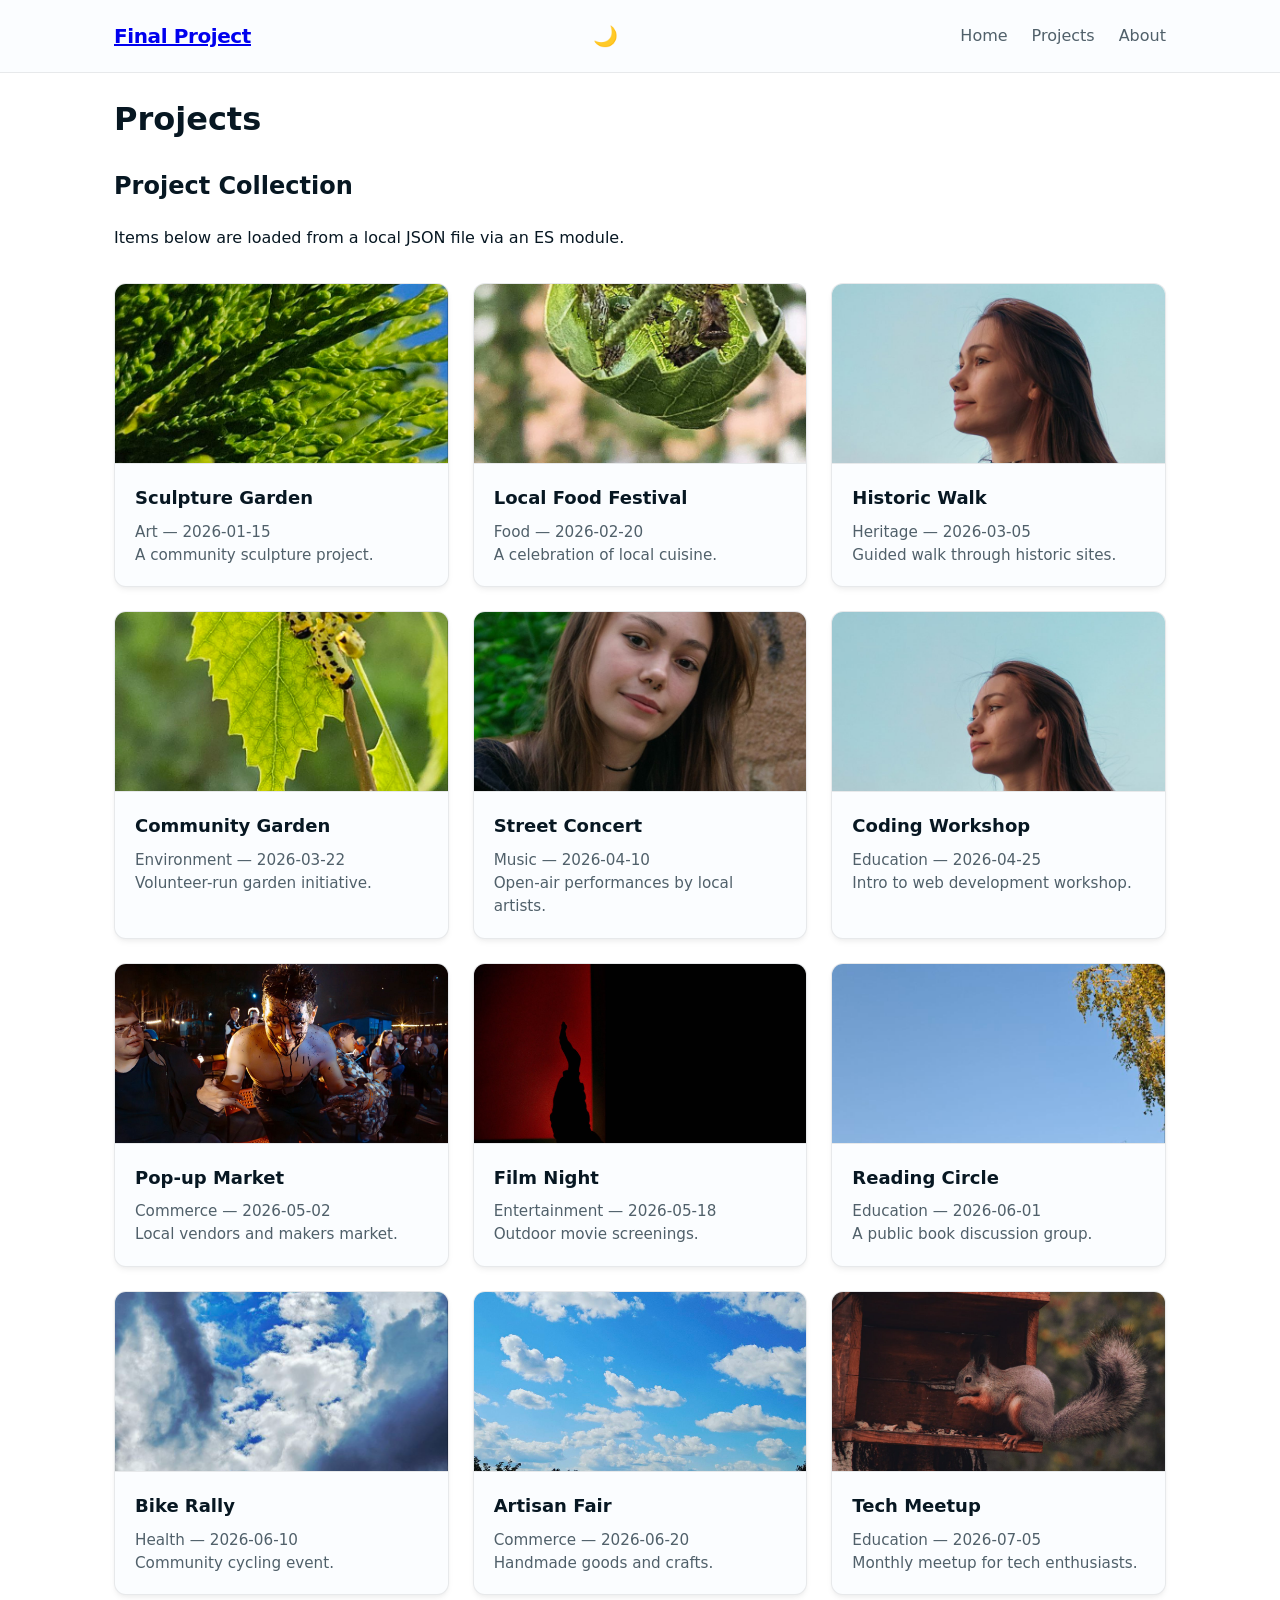
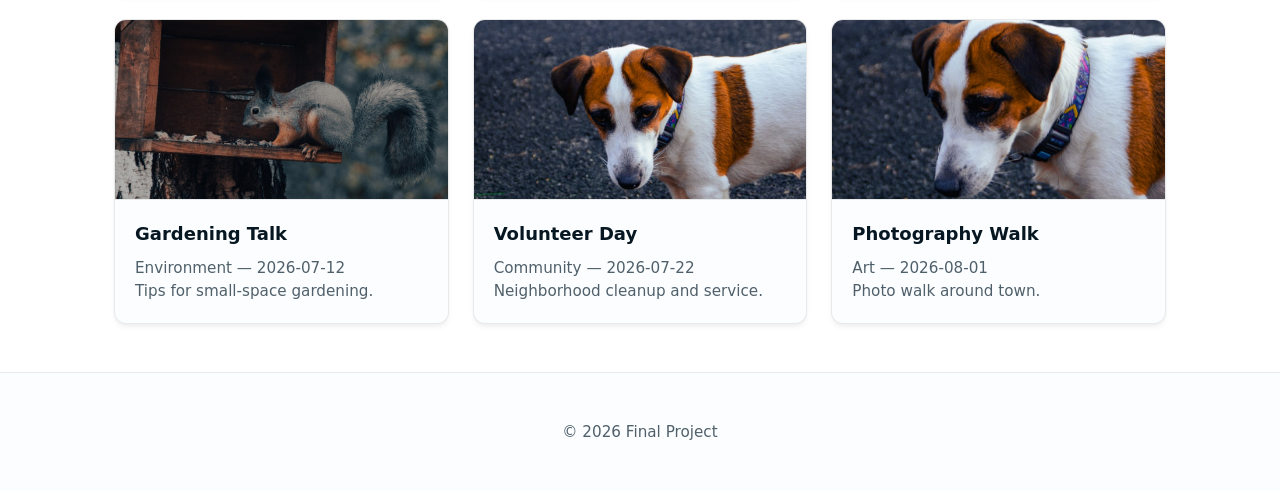
<file: final/projects.html>
<!doctype html>
<html lang="en">
<head>
  <meta charset="utf-8">
  <meta name="viewport" content="width=device-width, initial-scale=1.0">
  <title>Final Project — Projects</title>
  <meta name="description" content="A dynamic collection of project items loaded from local JSON via ES modules, demonstrating accessible markup, responsive grid layout, and an accessible modal.">
  <meta name="author" content="Donaldson Sogolo">
  <meta property="og:title" content="Final Project — Projects & Case Studies">
  <meta property="og:description" content="A dynamic collection of project items loaded from local JSON via ES modules, demonstrating accessible markup, responsive grid layout, and an accessible modal.">
  <meta property="og:image" content="https://saint-void.github.io/wdd231/images/profile.jpg">
  <meta property="og:url" content="https://saint-void.github.io/wdd231/final/projects.html">
  <meta property="og:type" content="website">
  <link rel="icon" href="favicon.svg">
  <link rel="preconnect" href="https://fonts.googleapis.com">
  <link rel="preconnect" href="https://fonts.gstatic.com" crossorigin>
  <link href="https://fonts.googleapis.com/css2?family=Poppins:wght@300;400;500;600&display=swap" rel="stylesheet">
  <link rel="stylesheet" href="styles/style.css">
  <link rel="stylesheet" href="styles/footer.css">

</head>
<body>
  <header class="site-header">
    <div class="container header-inner">
      <a class="site-title" href="index.html">Final Project</a>
      <button id="themeToggle" class="theme-toggle" aria-pressed="false" aria-label="Toggle dark theme">🌙 <span class="sr-only">Toggle dark theme</span></button>
      <button id="navToggle" class="nav-toggle" aria-controls="main-nav" aria-expanded="false" aria-label="Toggle navigation">
        <span class="hamburger" aria-hidden="true">
          <span class="bar bar1"></span>
          <span class="bar bar2"></span>
          <span class="bar bar3"></span>
        </span>
        <span class="sr-only">Menu</span>
      </button>
      <nav id="main-nav" class="nav" role="navigation">
        <ul>
          <li><a href="index.html">Home</a></li>
          <li><a href="projects.html" aria-current="page">Projects</a></li>
          <li><a href="about.html">About</a></li>
        </ul>
      </nav>
    </div>
  </header>

  <main class="container">
    <h1 class="page-title">Projects</h1>
    <section>
      <h2>Project Collection</h2>
      <p class="lead">Items below are loaded from a local JSON file via an ES module.</p>
      <div id="items" class="grid" aria-live="polite"></div>
    </section>
  </main>

  <!-- Accessible modal -->
  <div id="modal" class="modal" aria-hidden="true" role="dialog" aria-modal="true" aria-labelledby="modalTitle">
    <div class="modal-content">
      <button class="modal-close" aria-label="Close dialog">×</button>
      <h3 id="modalTitle"></h3>
      <img id="modalImage" alt="" />
      <p id="modalDescription"></p>
      <p><strong>Category:</strong> <span id="modalCategory"></span></p>
      <p><strong>Date:</strong> <span id="modalDate"></span></p>
    </div>
  </div>

  <footer class="site-footer">
    <div class="container">
      <p>© 2026 Final Project</p>
    </div>
  </footer>

  <script src="scripts/nav.js" defer></script>

  <script type="module" src="scripts/main.mjs"></script>
  <script type="module" src="scripts/theme.mjs"></script>
</body>
</html>
</file>
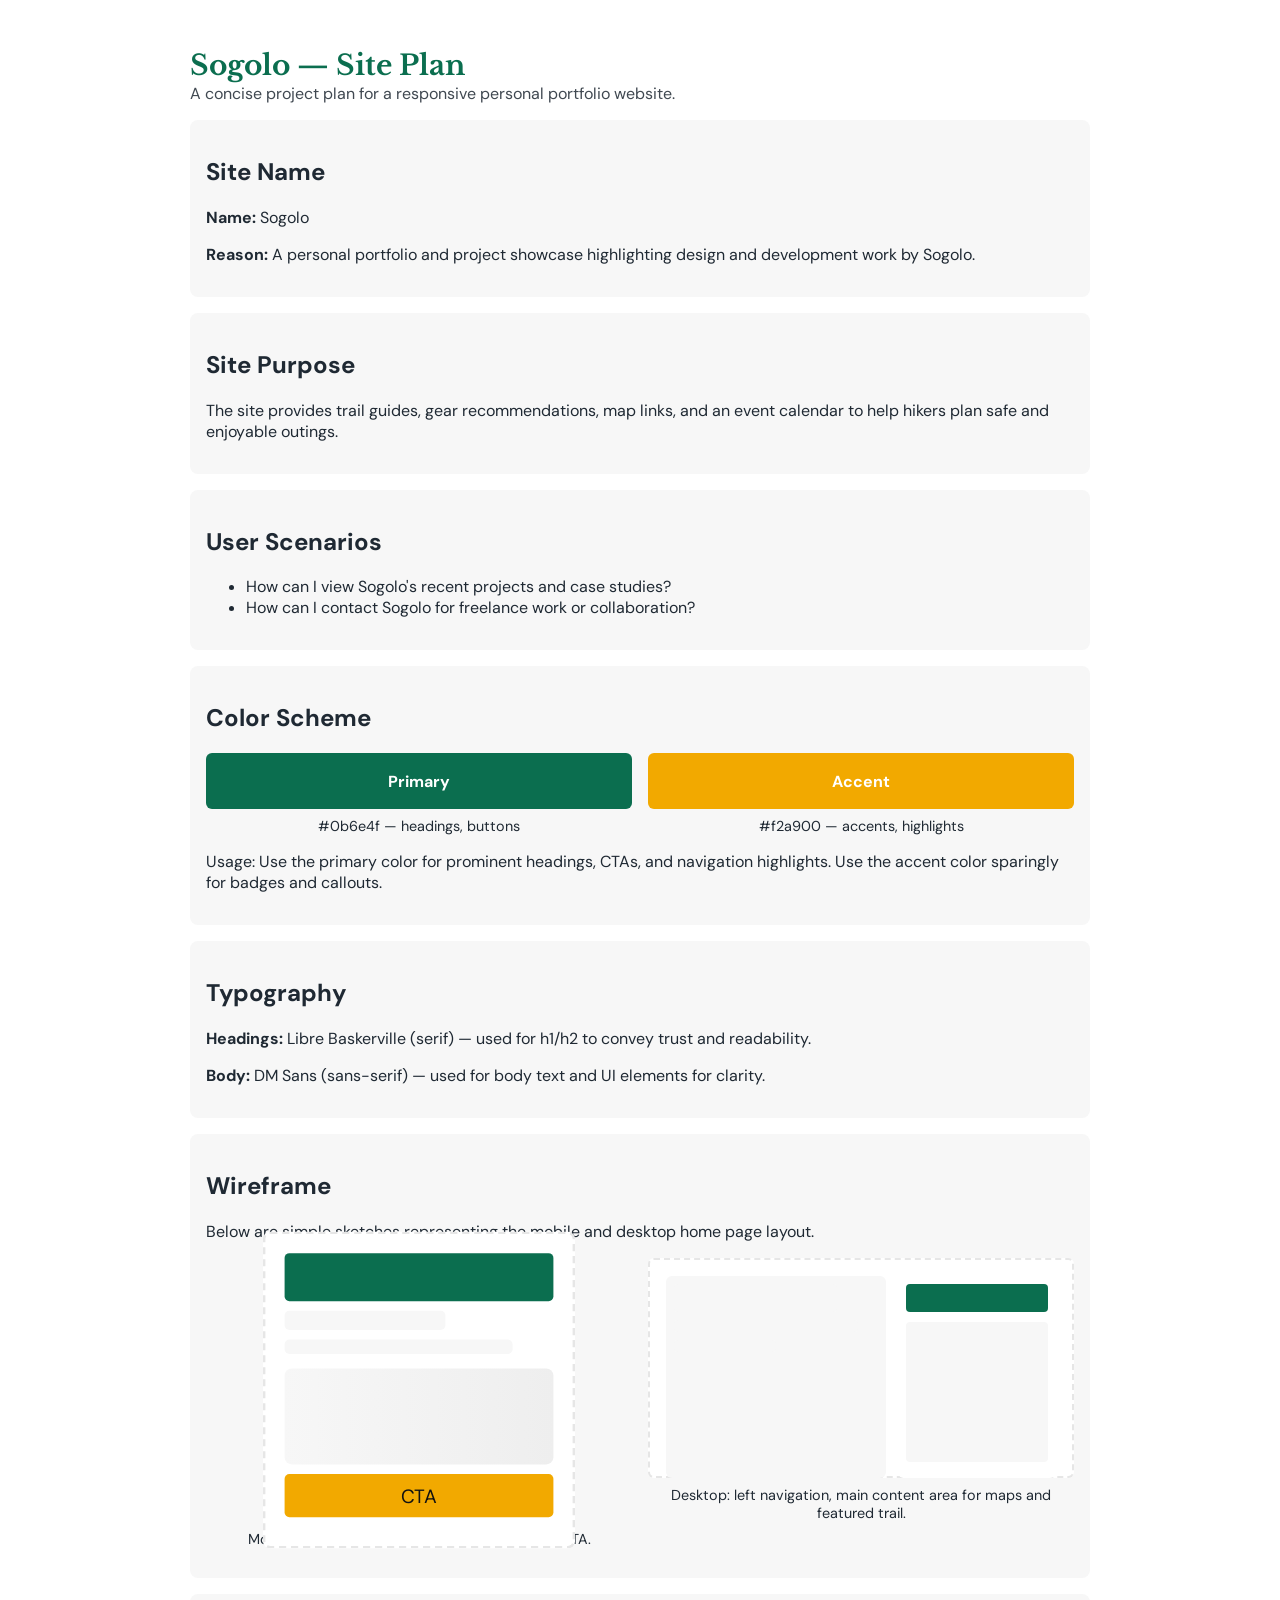
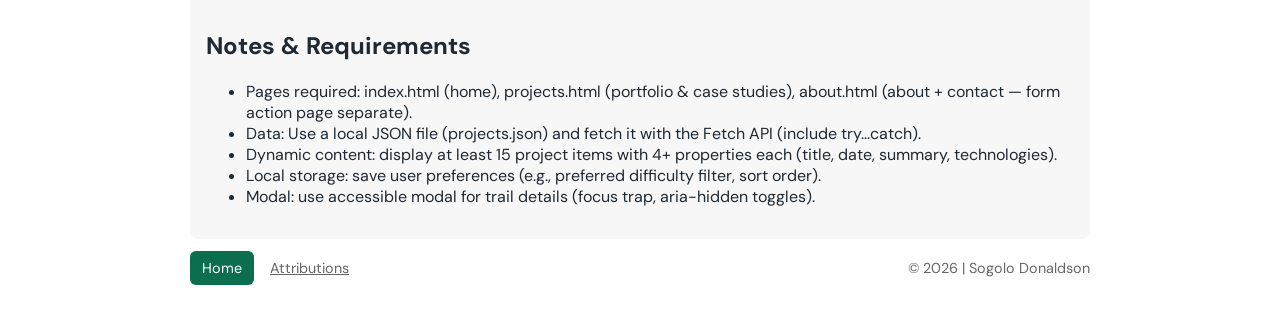
<file: project/siteplan.html>
<!DOCTYPE html>
<html lang="en">
<head>
	<meta charset="utf-8">
	<meta name="viewport" content="width=device-width, initial-scale=1">
	<title>Site Plan — Sogolo</title>
	<meta name="description" content="Site plan for Sogolo — a personal portfolio and project showcase.">
	<meta name="author" content="Sogolo Donald">
	<meta property="og:title" content="Sogolo — Site Plan">
	<meta property="og:description" content="Plan document for a responsive personal portfolio website for Sogolo.">
	<meta property="og:type" content="website">
	<link rel="icon" href="../favicon.ico" type="image/x-icon">
	<link rel="preconnect" href="https://fonts.googleapis.com">
	<link rel="preconnect" href="https://fonts.gstatic.com" crossorigin>
	<link href="https://fonts.googleapis.com/css2?family=DM+Sans:wght@400;500;700&family=Libre+Baskerville:wght@700&display=swap" rel="stylesheet">
	<style>
		:root {
			--primary: #0b6e4f;
			--accent: #f2a900;
			--muted: #f7f7f7;
			--text: #1f2933;
			--max-width: 900px;
		}
		*{box-sizing:border-box}
		body{
			font-family: "DM Sans", system-ui, -apple-system, "Segoe UI", Roboto, "Helvetica Neue", Arial;
			color:var(--text);
			background: #fff;
			margin:0;
			padding:2rem;
			display:flex;
			justify-content:center;
		}
		.container{max-width:var(--max-width);width:100%}
		header{display:flex;align-items:center;gap:1rem;margin-bottom:1rem}
		.brand {display:flex;flex-direction:column}
		h1{font-family:"Libre Baskerville", serif;color:var(--primary);margin:0;font-size:1.75rem}
		p.lead{margin:0;color:var(--text);opacity:0.85}
		section{background:var(--muted);padding:1rem;border-radius:8px;margin-top:1rem}
		.grid{display:grid;gap:1rem}
		.two{grid-template-columns:1fr 1fr}
		.color-swatch{height:56px;border-radius:6px;display:flex;align-items:center;justify-content:center;color:#fff;font-weight:700}
		.swatch-label{font-size:.9rem;margin-top:.5rem;text-align:center}
		.wireframe{background:#fff;padding:1rem;border-radius:6px;border:2px dashed #e6e6e6}
		.wire-mobile{width:260px;margin:0 auto}
		.wire-desktop{width:100%;height:220px}
		.wire-box{background:var(--muted);height:28px;margin-bottom:8px;border-radius:4px}
		footer{margin-top:1.25rem;font-size:.9rem;color:#666;display:flex;justify-content:space-between;align-items:center}
		a.button{background:var(--primary);color:#fff;padding:.5rem .75rem;border-radius:6px;text-decoration:none}
		@media(min-width:700px){body{padding:3rem} .wire-mobile{transform:scale(1.2)}}
	</style>
</head>
<body>
	<div class="container">
		<header>
			<div class="brand">
				<h1>Sogolo — Site Plan</h1>
				<p class="lead">A concise project plan for a responsive personal portfolio website.</p>
			</div>
		</header>

		<main>
			<section aria-labelledby="site-name">
				<h2 id="site-name">Site Name</h2>
				<p><strong>Name:</strong> Sogolo</p>
				<p><strong>Reason:</strong> A personal portfolio and project showcase highlighting design and development work by Sogolo.</p>
			</section>

			<section aria-labelledby="purpose">
				<h2 id="purpose">Site Purpose</h2>
				<p>The site provides trail guides, gear recommendations, map links, and an event calendar to help hikers plan safe and enjoyable outings.</p>
			</section>

			<section aria-labelledby="scenarios">
				<h2 id="scenarios">User Scenarios</h2>
				<ul>
					<li>How can I view Sogolo's recent projects and case studies?</li>
					<li>How can I contact Sogolo for freelance work or collaboration?</li>
				</ul>
			</section>

			<section aria-labelledby="colors">
				<h2 id="colors">Color Scheme</h2>
				<div class="grid two">
					<div>
						<div class="color-swatch" style="background:var(--primary)">Primary</div>
						<div class="swatch-label">#0b6e4f — headings, buttons</div>
					</div>
					<div>
						<div class="color-swatch" style="background:var(--accent)">Accent</div>
						<div class="swatch-label">#f2a900 — accents, highlights</div>
					</div>
				</div>
				<p>Usage: Use the primary color for prominent headings, CTAs, and navigation highlights. Use the accent color sparingly for badges and callouts.</p>
			</section>

			<section aria-labelledby="typography">
				<h2 id="typography">Typography</h2>
				<p><strong>Headings:</strong> Libre Baskerville (serif) — used for h1/h2 to convey trust and readability.</p>
				<p><strong>Body:</strong> DM Sans (sans-serif) — used for body text and UI elements for clarity.</p>
			</section>

			<section aria-labelledby="wireframe">
				<h2 id="wireframe">Wireframe</h2>
				<p>Below are simple sketches representing the mobile and desktop home page layout.</p>

				<div class="grid two">
					<div>
						<div class="wireframe wire-mobile" aria-hidden="true">
							<div class="wire-box" style="height:40px;background:var(--primary)"></div>
							<div class="wire-box" style="height:16px;width:60%"></div>
							<div class="wire-box" style="height:12px;width:85%"></div>
							<div class="wire-box" style="height:80px;margin-top:12px;border-radius:6px;background:linear-gradient(90deg,var(--muted),#eee)"></div>
							<div class="wire-box" style="height:36px;background:var(--accent);color:#111;display:flex;align-items:center;justify-content:center">CTA</div>
						</div>
						<p class="swatch-label">Mobile: stacked, single-column with prominent CTA.</p>
					</div>

					<div>
						<div class="wireframe wire-desktop" aria-hidden="true">
							<div style="display:grid;grid-template-columns:220px 1fr;gap:12px;height:100%">
								<div style="background:var(--muted);padding:8px;border-radius:6px">
									<div class="wire-box" style="height:28px;width:80%"></div>
									<div class="wire-box" style="height:12px;width:90%"></div>
									<div class="wire-box" style="height:12px;width:50%"></div>
								</div>
								<div style="background:#fff;padding:8px;border-radius:6px">
									<div class="wire-box" style="height:28px;background:var(--primary)"></div>
									<div class="wire-box" style="height:140px;margin-top:10px"></div>
								</div>
							</div>
						</div>
						<p class="swatch-label">Desktop: left navigation, main content area for maps and featured trail.</p>
					</div>
				</div>
			</section>

			<section aria-labelledby="notes">
				<h2 id="notes">Notes & Requirements</h2>
				<ul>
					  <li>Pages required: index.html (home), projects.html (portfolio & case studies), about.html (about + contact — form action page separate).</li>
					  <li>Data: Use a local JSON file (projects.json) and fetch it with the Fetch API (include try...catch).</li>
					  <li>Dynamic content: display at least 15 project items with 4+ properties each (title, date, summary, technologies).</li>
					<li>Local storage: save user preferences (e.g., preferred difficulty filter, sort order).</li>
					<li>Modal: use accessible modal for trail details (focus trap, aria-hidden toggles).</li>
				</ul>
			</section>
		</main>

		<footer>
			<div>
				<a class="button" href="index.html">Home</a>
				<a href="attributions.html" style="margin-left:12px;color:#666;text-decoration:underline">Attributions</a>
			</div>
			<div>&copy; <span id="year"></span> | Sogolo Donaldson</div>
		</footer>
	</div>

	<script>
		// small helpers for this planning doc
		document.getElementById('year').textContent = new Date().getFullYear();
	</script>
</body>
</html>

<!--
	Replace placeholder content (site name, author, pages, scenarios) with your own project-specific details.
	This document uses the selected color scheme and typography; adapt as needed for your final project.
-->
</file>
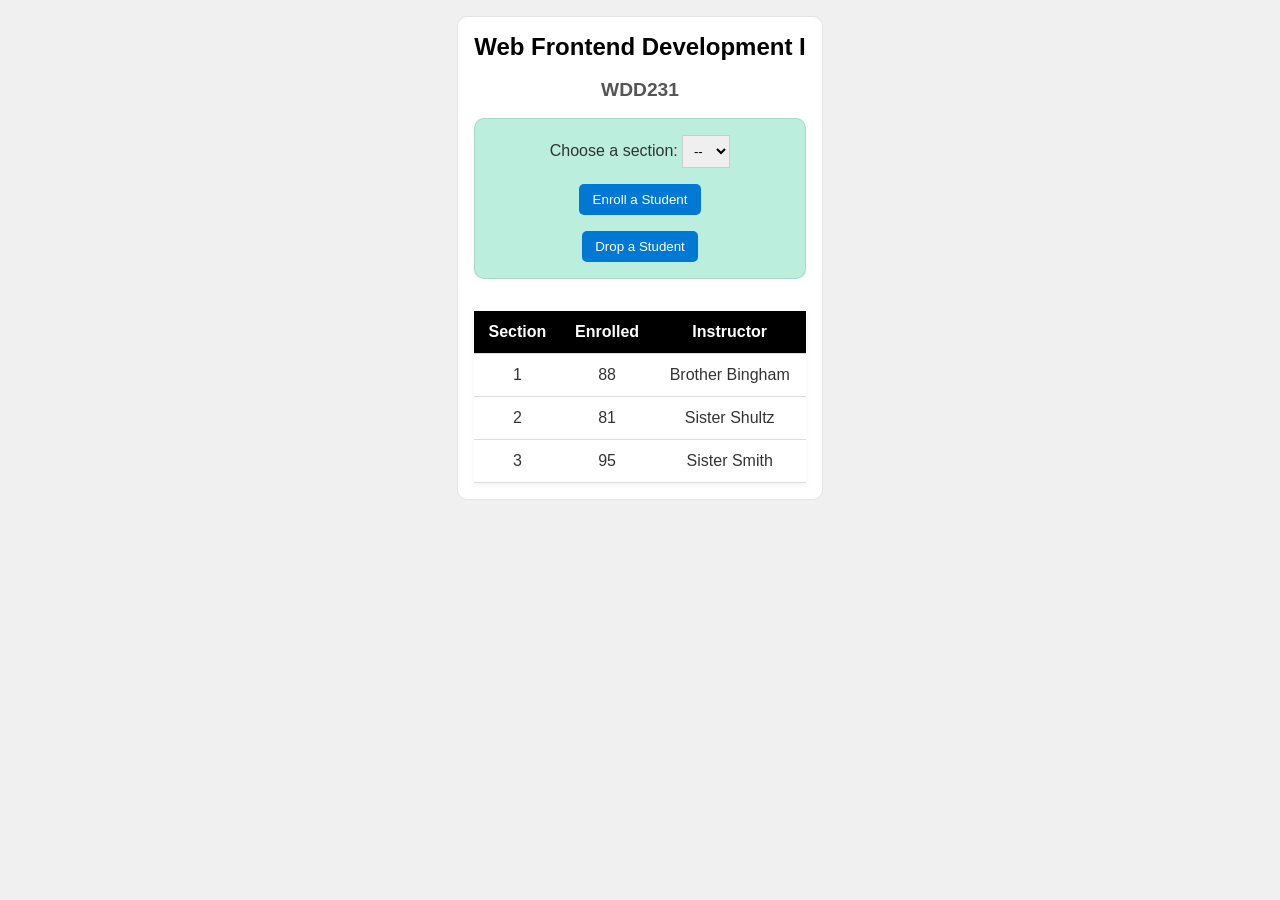
<file: week3/modules.html>
<!DOCTYPE html>
<html lang="en">

<head>
  <meta charset="UTF-8">
  <meta name="viewport" content="width=device-width, initial-scale=1.0">
  <title>Modules Example: Course and Sections</title>
  <link rel="stylesheet" href="styles/modules.css">
  <script type="module" src="scripts/modules.mjs"></script>
</head>

<body>
  <main>
    <h1 id="courseName"></h1>
    <h2 id="courseCode"></h2>

    <div id="enrollment">
      <label for="sectionNumber">Choose a section:</label>
      <select id="sectionNumber">
        <option value="0" disabled selected>--</option>
      </select>
      <button id="enrollStudent">Enroll a Student</button>
      <button id="dropStudent">Drop a Student</button>
    </div>

    <table>
      <thead>
        <tr>
          <th>Section</th>
          <th>Enrolled</th>
          <th>Instructor</th>
        </tr>
      </thead>
      <tbody id="sections"></tbody>
    </table>
  </main>
</body>

</html>
</file>
<file: styles/style.css>
* {
    margin: 0;
    padding: 0;
    box-sizing: border-box;
}


/* Root Colors */

:root {
    --primary-color: #0f172a;
    --secondary-color: #1e293b;
    --accent-color: #38bdf8;
    --background-color: #e2e8f0;
    --card-color: #ffffff;
    --completed-color: #14532d;
    --text-color: #111827;
}


/* Body */

body {
    font-family: 'Poppins', sans-serif;
    background-color: var(--background-color);
    color: var(--text-color);
    line-height: 1.6;
}


/* Prevent horizontal scrolling */

html,
body {
    overflow-x: hidden;
}


/* Header */

header {
    background-color: var(--primary-color);
    color: white;
    padding: 1rem 2rem;
}


/* Logo Area */

.logo {
    display: flex;
    align-items: center;
    gap: 1rem;
}

.logo img {
    width: 80px;
    height: auto;
    object-fit: cover;
}

.logo span {
    font-size: 1.5rem;
    font-weight: 600;
}


/* Navigation */

#menu-button {
    display: none;
    background: none;
    border: none;
    color: white;
    font-size: 2rem;
    cursor: pointer;
}

#nav-menu {
    display: flex;
    gap: 1.5rem;
    margin-top: 1rem;
}

#nav-menu a {
    text-decoration: none;
    color: white;
    padding: 0.5rem 1rem;
    border-radius: 5px;

    transition: background-color 0.3s ease;
}


/* Hover effect */

#nav-menu a:hover {
    background-color: var(--accent-color);
    color: black;
}


/* Wayfinding */

#nav-menu a.active {
    background-color: var(--accent-color);
    color: black;
}


/* Main */

main {
    max-width: 1200px;
    margin: auto;
    padding: 1rem;
}

main h1 {
    margin-bottom: 1rem;
}


/* Main Sections */

.main-part {
    display: grid;
    grid-template-columns: 2fr 1fr;
    gap: 1rem;
}


/* Cards */

.part1,
.part2,
.part3 {
    background-color: var(--card-color);
    border-radius: 12px;
    overflow: hidden;
    box-shadow: 0 2px 8px rgba(0,0,0,0.1);
}


/* Section Headings */

.part1 h2,
.part2 h2,
.part3 h2 {
    background-color: var(--secondary-color);
    color: white;
    padding: 1rem;
    text-align: center;
}


/* About Section */

.part1 p {
    padding: 1.5rem;
    text-align: center;
}


/* Student Image */

.part2 {
    text-align: center;
}

.part2 img {
    width: 100%;
    max-width: 250px;
    height: auto;
    object-fit: cover;
    border-radius: 10px;
    margin: 1rem auto;
}


/* Courses Section */

.part3 {
    margin-top: 1.5rem;
    padding-bottom: 1rem;
}


/* Buttons */

.certificate-buttons {
    display: flex;
    justify-content: center;
    flex-wrap: wrap;
    gap: 1rem;

    padding: 1rem;
}

.certificate-buttons button {
    padding: 0.8rem 1.5rem;
    border: none;
    background-color: var(--primary-color);
    color: white;
    border-radius: 8px;
    cursor: pointer;

    transition: 0.3s ease;
}

.certificate-buttons button:hover {
    background-color: var(--accent-color);
    color: black;
}


/* Courses Grid */

#courses-container {
    display: grid;
    grid-template-columns: repeat(auto-fit, minmax(220px, 1fr));

    gap: 1rem;
    padding: 1rem;
}


/* Course Cards */

.course-card {
    background-color: #dbe4ee;
    padding: 1rem;
    border-radius: 10px;
    text-align: center;

    transition: transform 0.3s ease;
}

.course-card:hover {
    transform: translateY(-5px);
}


/* Completed Courses */

.completed {
    background-color: var(--completed-color);
    color: white;
}


/* Credits */

#total-credits {
    text-align: center;
    font-weight: bold;
    padding: 1rem;
}


/* Footer */

footer {
    background-color: var(--primary-color);
    color: white;

    margin-top: 2rem;
    padding: 2rem 1rem;

    text-align: center;
}


/* Social Media */

.social-media {
    display: flex;
    justify-content: center;
    gap: 1rem;

    margin-bottom: 1rem;
}

.social-media img {
    width: 45px;
    height: auto;

    transition: transform 0.3s ease;
}

.social-media img:hover {
    transform: scale(1.1);
}


/* Mobile Navigation */

@media screen and (max-width: 768px) {

    header {
        display: flex;
        flex-direction: column;
    }

    #menu-button {
        display: block;
        align-self: flex-end;
        margin-top: -50px;
    }

    #nav-menu {
        display: none;
        flex-direction: column;
        margin-top: 1rem;
    }

    #nav-menu.open {
        display: flex;
    }

    .main-part {
        grid-template-columns: 1fr;
    }

    .part2 img {
        max-width: 200px;
    }
}


/* Small Phones */

@media screen and (max-width: 480px) {

    main {
        padding: 0.5rem;
    }

    .certificate-buttons button {
        width: 100%;
    }

    .logo span {
        font-size: 1.2rem;
    }
}
</file>
<file: chamber/styles/directory.css>
:root {
    --black: #111111;
    --dark: #2b2b2b;
    --gray: #666666;
    --line: #d7d7d7;
    --soft: #f4f4f4;
    --white: #ffffff;
    --focus: #b8d8ff;
    --overlay: #1111119e;
    --hero-overlay: #111111d1;
    --radius: 6px;
    --heading-font: "Libre Baskerville", Georgia, "Times New Roman", serif;
}

* {
    box-sizing: border-box;
}

body {
    margin: 0;
    color: var(--black);
    background: var(--soft);
    font-family: "DM Sans", Arial, Helvetica, sans-serif;
    line-height: 1.5;
}

img {
    max-width: 100%;
}

a {
    color: inherit;
}

.trade-header,
.site-footer {
    display: grid;
    gap: 1rem;
    padding: 1rem;
    color: var(--white);
    background: var(--black);
}

.brand-lockup {
    display: flex;
    align-items: center;
    gap: 0.85rem;
}

.brand-mark {
    width: 54px;
    height: 54px;
    border: 1px solid black;
    border-radius: var(--radius);
    object-fit: cover;
    background: black;
    filter: grayscale(100%);
}

h1,
.chamber-name {
    margin: 0;
    font-family: var(--heading-font);
    line-height: 1.1;
}

h1 {
    font-size: clamp(1.75rem, 9vw, 3rem);
}

.chamber-name {
    font-size: clamp(1.3rem, 6vw, 1.85rem);
}

.section-label,
.board-title,
.chamber-kicker {
    margin: 0 0 0.45rem;
    font-size: 0.8rem;
    font-weight: 700;
    text-transform: uppercase;
    letter-spacing: 0;
}

.section-label {
    color: var(--gray);
}

.board-title {
    color: var(--dark);
}

.chamber-kicker {
    color: var(--line);
}

.site-nav,
.directory-board,
.home-layout,
.join-layout,
.spotlight-grid,
#memberShowcase.exchange-grid,
#memberShowcase.ledger-list,
.membership-cards {
    display: grid;
    gap: 1rem;
}

.nav-toggle,
.nav-menu a,
.hero-cta,
.spotlight-card a,
.profile-link,
.view-switch button,
.form-submit,
.membership-card a,
.modal-close {
    min-height: 40px;
    border-radius: var(--radius);
    font: inherit;
    font-weight: 700;
    cursor: pointer;
}

.nav-toggle {
    border: 1px solid var(--gray);
    color: var(--white);
    background: transparent;
}

.nav-menu {
    display: none;
    list-style: none;
    margin: 0;
    padding: 0;
    border: 1px solid var(--gray);
    border-radius: var(--radius);
    overflow: hidden;
}

.nav-menu.is-open {
    display: block;
}

.nav-menu a {
    display: block;
    padding: 0.8rem 1rem;
    color: var(--white);
    text-decoration: none;
}

.nav-menu a:hover,
.nav-menu a:focus,
.nav-menu .current-page {
    color: var(--black);
    background: var(--white);
}

main {
    width: min(1120px, calc(100% - 2rem));
    margin: 0 auto;
    padding: 1.25rem 0 2rem;
}

.directory-hero,
.info-panel,
.spotlight-section,
.board-toolbar,
.member-profile,
.directory-error,
.application-panel,
.membership-panel,
.thanks-panel,
.membership-modal,
.application-summary {
    border: 1px solid var(--line);
    border-radius: var(--radius);
    background: var(--white);
}

.directory-hero,
.home-hero {
    margin: 1rem 0;
}

.directory-hero,
.info-panel,
.spotlight-section,
.board-toolbar,
.member-profile,
.directory-error,
.application-panel,
.membership-panel,
.thanks-panel {
    padding: 1rem;
}

.home-hero {
    position: relative;
    min-height: 280px;
    overflow: hidden;
    border: 1px solid var(--line);
    border-radius: var(--radius);
    background: var(--black);
}

.home-hero img {
    width: 100%;
    height: 100%;
    min-height: 280px;
    object-fit: cover;
    filter: grayscale(100%);
    opacity: 0.72;
}

.home-hero-copy {
    position: absolute;
    inset: auto 1rem 1rem 1rem;
    max-width: 34rem;
    padding: 1rem;
    border-radius: var(--radius);
    color: var(--white);
    background: var(--hero-overlay);
}

.home-hero-copy .section-label,
.home-hero-copy h1 {
    color: var(--white);
}

.hero-cta,
.spotlight-card a,
.profile-link,
.form-submit,
.membership-card a,
.modal-close {
    display: inline-block;
    padding: 0.5rem 0.8rem;
    color: var(--white);
    background: var(--black);
    text-decoration: none;
}

.hero-cta {
    margin-top: 1rem;
    color: var(--black);
    background: var(--white);
}

.hero-cta:hover,
.hero-cta:focus,
.spotlight-card a:hover,
.spotlight-card a:focus,
.profile-link:hover,
.profile-link:focus,
.form-submit:hover,
.form-submit:focus,
.membership-card a:hover,
.membership-card a:focus,
.modal-close:hover,
.modal-close:focus {
    color: var(--white);
    background: var(--gray);
}

.hero-intro {
    max-width: 48rem;
    margin: 0.75rem 0 0;
    color: var(--gray);
}

.info-panel h2,
.spotlight-section h2,
.application-panel h2,
.membership-panel h2,
.thanks-panel h2,
.membership-modal h2 {
    margin: 0 0 0.8rem;
    font-family: var(--heading-font);
    font-size: 1.35rem;
    line-height: 1.2;
}

.hero-metrics,
.view-switch {
    display: grid;
    grid-template-columns: repeat(2, minmax(0, 1fr));
    gap: 0.6rem;
}

.hero-metrics div,
.weather-current,
.forecast-card,
.member-media,
.sector-chip,
.tier-pill,
.membership-card {
    border: 1px solid var(--line);
    border-radius: var(--radius);
    background: var(--soft);
}

.hero-metrics div,
.weather-current,
.forecast-card,
.member-media,
.membership-card {
    padding: 0.75rem;
}

.hero-metrics span,
#currentTemp {
    display: block;
    font-size: 1.8rem;
    font-weight: 700;
    line-height: 1;
}

.hero-metrics p,
.events-panel p,
.spotlight-card p,
#weatherDescription,
.forecast-card span,
.member-contact,
.membership-card p,
.membership-modal p {
    margin: 0;
    color: var(--gray);
}

.events-panel article {
    padding: 0.8rem 0;
    border-top: 1px solid var(--line);
}

.events-panel h3,
.spotlight-card h3,
.membership-card h3 {
    margin: 0 0 0.35rem;
    font-size: 1rem;
}

.forecast-list {
    display: grid;
    gap: 0.5rem;
    margin-top: 0.75rem;
}

.forecast-card {
    display: flex;
    justify-content: space-between;
    gap: 1rem;
}

.spotlight-card,
.member-profile,
.membership-card {
    display: grid;
    gap: 0.85rem;
    border-left: 5px solid var(--black);
}

.spotlight-card img,
.member-media img {
    object-fit: contain;
    filter: grayscale(100%);
}

.spotlight-card img {
    width: 160px;
    height: 96px;
}

.view-switch button {
    border: 1px solid var(--line);
    color: var(--black);
    background: var(--white);
}

.view-switch button:hover,
.view-switch button:focus,
.view-switch .is-selected {
    color: var(--white);
    background: var(--black);
    border-color: var(--black);
}

.member-profile.tier-2 {
    border-left-color: var(--gray);
}

.member-profile.tier-3 {
    border-left-color: var(--dark);
}

.member-media {
    display: grid;
    place-items: center;
    min-height: 130px;
}

.member-media img {
    width: min(175px, 90%);
    height: 105px;
}

.member-details {
    display: grid;
    gap: 0.55rem;
    min-width: 0;
}

.member-details h2 {
    margin: 0;
    font-family: var(--heading-font);
    font-size: 1.15rem;
    line-height: 1.25;
}

.sector-chip,
.tier-pill {
    width: fit-content;
    max-width: 100%;
    padding: 0.3rem 0.55rem;
    color: var(--dark);
    font-size: 0.78rem;
    font-weight: 700;
}

.profile-link,
.membership-card a,
.modal-close {
    justify-self: start;
}

#memberShowcase.ledger-list .member-profile {
    grid-template-columns: 1fr;
    padding: 0.8rem 1rem;
}

#memberShowcase.ledger-list .member-media {
    display: none;
}

#memberShowcase.ledger-list .member-details {
    grid-template-columns: 1fr;
    align-items: center;
}

#memberShowcase.ledger-list .member-details h2 {
    font-size: 1rem;
}

.join-form,
.join-form label {
    display: grid;
    gap: 0.7rem;
}

.join-form label {
    color: var(--dark);
    font-weight: 700;
}

.join-form input,
.join-form select,
.join-form textarea {
    width: 100%;
    min-height: 44px;
    padding: 0.65rem 0.75rem;
    border: 1px solid var(--gray);
    border-radius: var(--radius);
    color: var(--black);
    background: var(--white);
    font: inherit;
}

.join-form textarea {
    min-height: 120px;
    resize: vertical;
}

.join-form input:focus,
.join-form select:focus,
.join-form textarea:focus {
    outline: 3px solid var(--focus);
    outline-offset: 2px;
    border-color: var(--black);
}

.membership-card {
    animation: card-intro 700ms ease-out both;
}

.membership-card:nth-child(2) {
    animation-delay: 120ms;
}

.membership-card:nth-child(3) {
    animation-delay: 240ms;
}

.membership-card:nth-child(4) {
    animation-delay: 360ms;
}

.membership-modal {
    width: min(560px, calc(100% - 2rem));
    padding: 1.25rem;
}

.membership-modal::backdrop {
    background: var(--overlay);
}

.membership-modal ul {
    margin: 0 0 1rem;
    padding-left: 1.2rem;
}

.application-summary {
    display: grid;
    margin: 0;
    overflow: hidden;
}

.application-summary dt,
.application-summary dd {
    margin: 0;
    padding: 0.75rem;
}

.application-summary dt {
    color: var(--dark);
    background: var(--soft);
    font-weight: 700;
}

.application-summary dd {
    border-bottom: 1px solid var(--line);
}

@keyframes card-intro {
    from {
        opacity: 0;
        transform: translateY(16px);
    }

    to {
        opacity: 1;
        transform: translateY(0);
    }
}

.footer-address h2,
.footer-address p,
.footer-meta p {
    margin: 0;
}

.footer-address p,
.footer-meta p {
    color: var(--line);
    font-size: 0.9rem;
}

#currentYear,
#lastModified {
    font-weight: 700;
}
</file>
<file: chamber/styles/larger.css>
@media screen and (min-width: 768px) {
    .trade-header {
        grid-template-columns: 1fr auto;
        align-items: center;
        padding: 1rem clamp(1.5rem, 4vw, 3rem);
    }

    .nav-toggle {
        display: none;
    }

    .nav-menu {
        display: flex;
        gap: 0.4rem;
        border: 0;
    }

    .nav-menu a {
        padding: 0.65rem 1rem;
    }

    .directory-hero {
        grid-template-columns: minmax(0, 1fr) minmax(190px, 0.25fr);
        align-items: center;
    }

    .home-hero,
    .home-hero img {
        min-height: 360px;
    }

    .home-hero-copy {
        inset: auto auto 1.5rem 1.5rem;
    }

    .home-layout {
        grid-template-columns: 1.3fr 0.7fr;
    }

    .join-layout {
        grid-template-columns: minmax(0, 1fr) minmax(260px, 0.48fr);
        align-items: start;
    }

    .board-toolbar {
        grid-template-columns: 1fr auto;
        align-items: center;
    }

    #memberShowcase.exchange-grid {
        grid-template-columns: repeat(2, minmax(0, 1fr));
    }

    .site-footer {
        grid-template-columns: 1fr auto;
        align-items: end;
        padding: 1.5rem clamp(1.5rem, 4vw, 3rem);
    }
}

@media screen and (min-width: 1040px) {
    #memberShowcase.exchange-grid {
        grid-template-columns: repeat(3, minmax(0, 1fr));
    }

    .spotlight-grid {
        grid-template-columns: repeat(3, minmax(0, 1fr));
    }

    #memberShowcase.ledger-list .member-details {
        grid-template-columns: minmax(180px, 1.1fr) minmax(140px, 0.7fr) minmax(230px, 1fr) auto auto;
        gap: 1rem;
        align-items: center;
    }
}
</file>
<file: final/styles/style.css>
/* ==========================================================================
   1. CSS VARIABLES & THEMES
   ========================================================================== */
:root {
  /* Colors */
  --bg: #ffffff;
  --surface: #fbfdff;
  --text: #071722;
  --accent: #0b66ff;
  --muted: #50606a;
  
  /* Additional UI variables for polish */
  --border: rgba(0, 0, 0, 0.08);
  --shadow: 0 4px 6px -1px rgba(0, 0, 0, 0.05), 0 2px 4px -1px rgba(0, 0, 0, 0.03);
  --shadow-hover: 0 10px 15px -3px rgba(0, 0, 0, 0.1), 0 4px 6px -2px rgba(0, 0, 0, 0.05);
}

body.dark {
  --bg: #071018;
  --surface: #08121a;
  --text: #e6eef8;
  --accent: #3fa9f5;
  --muted: #93a6b8;
  
  /* Adjusted for dark mode contrast */
  --border: rgba(255, 255, 255, 0.1);
  --shadow: 0 4px 6px -1px rgba(0, 0, 0, 0.2);
  --shadow-hover: 0 10px 15px -3px rgba(0, 0, 0, 0.4);
}

/* ==========================================================================
   2. RESET & BASE STYLES
   ========================================================================== */
*, *::before, *::after {
  box-sizing: border-box;
}

html, body {
  height: 100%;
  margin: 0;
  padding: 0;
}

body {
  display: flex;
  flex-direction: column;
  min-height: 100vh;
  font-family: system-ui, -apple-system, Segoe UI, Roboto, Helvetica, Arial, sans-serif;
  line-height: 1.6;
  color: var(--text);
  background: var(--bg);
  transition: background-color 0.3s ease, color 0.3s ease;
  -webkit-font-smoothing: antialiased;
}

main {
  flex: 1;
}

/* ==========================================================================
   3. LAYOUT & CONTAINERS
   ========================================================================== */
.container {
  width: 100%;
  max-width: 1100px;
  margin: 0 auto;
  padding: 0 1.5rem;
}

/* ==========================================================================
   4. TYPOGRAPHY & UTILITIES
   ========================================================================== */
.sr-only {
  position: absolute;
  width: 1px;
  height: 1px;
  padding: 0;
  margin: -1px;
  overflow: hidden;
  clip: rect(0, 0, 0, 0);
  white-space: nowrap;
  border: 0;
}

/* ==========================================================================
   5. HEADER & NAVIGATION
   ========================================================================== */
.site-header {
  position: sticky;
  top: 0;
  z-index: 100;
  background: color-mix(in srgb, var(--surface) 90%, transparent);
  backdrop-filter: blur(8px);
  border-bottom: 1px solid var(--border);
  padding: 1rem 0;
}

.header-inner {
  display: flex;
  align-items: center;
  justify-content: space-between;
}

.site-title {
  font-size: 1.25rem;
  font-weight: 700;
  margin: 0;
  letter-spacing: -0.02em;
}

.nav ul {
  list-style: none;
  margin: 0;
  padding: 0;
  display: flex;
  gap: 1.5rem;
  align-items: center;
}

.nav a {
  text-decoration: none;
  color: var(--muted);
  font-weight: 500;
  transition: color 0.2s ease;
}

.nav a:hover {
  color: var(--accent);
}

.theme-toggle {
  background: transparent;
  border: 0;
  font-size: 1.25rem;
  cursor: pointer;
  padding: 0.5rem;
  color: var(--text);
  border-radius: 50%;
  transition: background-color 0.2s ease;
}

.theme-toggle:hover {
  background: var(--border);
}

/* Hamburger Button */
.nav-toggle {
  display: none;
  background: transparent;
  border: 0;
  width: 44px;
  height: 44px;
  align-items: center;
  justify-content: center;
  border-radius: 6px;
  cursor: pointer;
}

.nav-toggle .hamburger {
  display: inline-block;
  width: 20px;
  height: 14px;
  position: relative;
}

.nav-toggle .bar {
  display: block;
  position: absolute;
  left: 0;
  right: 0;
  height: 2px;
  background: var(--text);
  border-radius: 2px;
  transition: transform 0.3s ease, opacity 0.2s ease, top 0.3s ease;
}

.nav-toggle .bar1 { top: 0; }
.nav-toggle .bar2 { top: 50%; transform: translateY(-50%); }
.nav-toggle .bar3 { bottom: 0; }

.nav-toggle.open .bar1 { top: 50%; transform: translateY(-50%) rotate(45deg); }
.nav-toggle.open .bar2 { opacity: 0; }
.nav-toggle.open .bar3 { top: 50%; transform: translateY(-50%) rotate(-45deg); }

/* Mobile Navigation */
@media (max-width: 700px) {
  .nav {
    max-height: 0;
    overflow: hidden;
    opacity: 0;
    transition: max-height 0.3s ease-out, opacity 0.2s ease-out;
    width: 100%;
  }

  .nav.open {
    max-height: 300px; /* Arbitrary large number to allow content to show */
    opacity: 1;
    margin-top: 1rem;
  }

  .nav ul {
    flex-direction: column;
    align-items: flex-start;
    gap: 0;
    padding: 0.5rem 0;
    border-top: 1px solid var(--border);
  }

  .nav ul li {
    width: 100%;
  }

  .nav a {
    display: block;
    padding: 0.75rem 0;
  }

  .nav-toggle {
    display: inline-flex;
    margin-left: auto;
  }

  .header-inner {
    flex-wrap: wrap;
  }
}

/* ==========================================================================
   6. COMPONENTS (Hero, Buttons, Cards)
   ========================================================================== */
/* Hero Section */
.hero {
  padding: 4rem 0;
  text-align: center;
}

.hero .lead {
  color: var(--muted);
  font-size: 1.125rem;
  max-width: 600px;
  margin: 0 auto 2rem;
}

/* Buttons */
.btn {
  display: inline-flex;
  align-items: center;
  justify-content: center;
  background: var(--accent);
  color: #fff;
  padding: 0.6rem 1.25rem;
  border-radius: 6px;
  text-decoration: none;
  font-weight: 500;
  transition: transform 0.2s ease, box-shadow 0.2s ease, filter 0.2s ease;
}

.btn:hover {
  transform: translateY(-1px);
  box-shadow: var(--shadow);
  filter: brightness(1.1);
}

/* Project Grid & Cards */
.grid {
  display: grid;
  grid-template-columns: repeat(auto-fit, minmax(280px, 1fr));
  gap: 1.5rem;
  margin-top: 2rem;
  margin-bottom: 3rem;
}

.card {
  display: flex;
  flex-direction: column;
  background: var(--surface);
  border: 1px solid var(--border);
  border-radius: 12px;
  overflow: hidden;
  cursor: pointer;
  box-shadow: var(--shadow);
  transition: transform 0.3s ease, box-shadow 0.3s ease, border-color 0.3s ease;
}

.card:hover {
  transform: translateY(-4px);
  box-shadow: var(--shadow-hover);
  border-color: var(--accent);
}

.card img {
  display: block;
  width: 100%;
  height: 180px;
  object-fit: cover;
  border-bottom: 1px solid var(--border);
}

.card-body {
  padding: 1.25rem;
  display: flex;
  flex-direction: column;
  flex: 1;
}

.card h3 {
  margin: 0 0 0.5rem 0;
  font-size: 1.125rem;
}

.card p {
  margin: 0;
  color: var(--muted);
  font-size: 0.95rem;
  line-height: 1.5;
}

/* ==========================================================================
   7. MODAL
   ========================================================================== */
.modal {
  position: fixed;
  inset: 0;
  z-index: 999;
  display: none;
  align-items: center;
  justify-content: center;
  background: rgba(0, 0, 0, 0.6);
  backdrop-filter: blur(4px);
  padding: 1rem;
  opacity: 0;
  transition: opacity 0.3s ease;
}

.modal.open {
  display: flex;
  opacity: 1;
  animation: fadeIn 0.2s ease-out forwards;
}

.modal-content {
  background: var(--surface);
  padding: 2rem;
  border-radius: 12px;
  max-width: 800px;
  width: 100%;
  max-height: 90vh;
  overflow-y: auto;
  position: relative;
  box-shadow: var(--shadow-hover);
  border: 1px solid var(--border);
}

.modal-content img {
  max-width: 100%;
  height: auto;
  border-radius: 6px;
  margin-bottom: 1.5rem;
}

.modal-close {
  position: absolute;
  top: 1rem;
  right: 1rem;
  background: var(--border);
  border: 0;
  width: 32px;
  height: 32px;
  border-radius: 50%;
  display: flex;
  align-items: center;
  justify-content: center;
  font-size: 1.25rem;
  line-height: 1;
  color: var(--text);
  cursor: pointer;
  transition: background-color 0.2s ease, color 0.2s ease;
}

.modal-close:hover {
  background: var(--accent);
  color: #fff;
}

@keyframes fadeIn {
  from { opacity: 0; transform: scale(0.98); }
  to { opacity: 1; transform: scale(1); }
}
</file>
<file: final/styles/footer.css>
.site-footer {
  border-top: 1px solid var(--border);
  background: var(--surface);
  padding: 2rem 0;
  text-align: center;
  color: var(--muted);
  font-size: 0.95rem;
}
</file>
<file: styles/modules.css>
* {
  margin: 0;
  padding: 0;
  box-sizing: border-box;
}

body {
  font-family: Arial, sans-serif;
  background-color: #f0f0f0;
}

main {
  padding: 1rem;
  background-color: #fff;
  color: #333;
  width: fit-content;
  margin: 1rem auto;
  border: 1px solid rgb(0 0 0 / 10%);
  border-radius: 10px;
}

h1 {
  font-size: 1.5rem;
  color: #000;
}

h2 {
  font-size: 1.2rem;
  color: #555;
}

h1,
h2 {
  text-align: center;;
  margin-bottom: 1.1rem;
}

form p {
  margin: .5rem;
  font-weight: bold;
}

#enrollment {
  padding: 1rem 1rem 0 1rem;
  border: 1px solid rgb(0 0 0 / 10%);
  border-radius: 10px;
  background-color: #bed;
  text-align: center;
}

select {
  padding: 0.5em;
  border: 1px solid #ccc;
  width: 3rem;
}

button {
  display: block;
  margin: 1rem auto;
  padding: 0.6em 1em;
  border: none;
  border-radius: 5px;
  background-color: #0078d4;
  color: white;
  cursor: pointer;
}

button:hover {
  background-color: #005fa3;
}

table {
  margin-top: 2rem;
  width: 100%;
  border-collapse: collapse;
  background-color: white;
  box-shadow: 0 2px 6px rgb(0 0 0 / 5%);
}

th,
td {
  padding: 0.75rem;
  text-align: center;
  border-bottom: 1px solid #ddd;
}

th {
  background-color: #000;
  color: white;
  font-weight: bold;
}

tr:hover {
  background-color: #bbb;
}
</file>
<file: styles/prophets.css>
/* see auto column grid in CSS in the .grid class rule */

body {
	font-family: Roboto, sans-serif;
}

h1 {
	text-align: center;
}

h2 {
	margin: 1rem 0;
	text-shadow: 0 0 30px #111;
}

.key {
	position: absolute;
	top: 5px;
	right: 5px;
	padding: 0.5rem;
	background-color: black;
	color: white;
	display: grid;
	grid-template-columns: 0.8rem 1fr;
	grid-gap: 0.25rem;
}

#keytitle {
	font-size: larger;
	grid-column: 1 / 3;
}

.key > div {
	width: 0.75rem;
	height: 0.75rem;
	border: 1px solid #bbb;
}

.key > p {
	display: inline;
	font-size: 0.75rem;
}

p {
	margin: 0;
}

.grid {
	display: grid;
	grid-gap: 0.5rem;
	grid-template-columns: repeat(auto-fit, minmax(320px, 1fr));
}

section {
	margin: 0.5rem;
	padding: 0.5rem;
	background-color: #eee;
	border: 1px solid rgb(0 0 0 / 10%);
	display: flex;
	flex-direction: column;
	align-items: center;
}

section > p {
	min-height: 60px;
	font-size: smaller;
	text-align: center;
}

img {
	width: auto;
	max-width: 325px;
	box-shadow: 0 0 30px #777;
	height: 200px;
	border: 1px solid #111;
}

li > img {
	width: auto;
	height: 30px;
}

.caption {
	position: absolute;
	top: 1.5rem;
	right: 2rem;
	border: 1px solid #ccc;
	background-color: lightyellow;
	padding: 0.25rem;
	display: grid;
	align-items: center;
	grid-template-columns: 1rem 1fr;
}

.un {
	list-style: none;
}
</file>
<file: week3/styles/modules.css>
* {
  margin: 0;
  padding: 0;
  box-sizing: border-box;
}

body {
  font-family: Arial, sans-serif;
  background-color: #f0f0f0;
}

main {
  padding: 1rem;
  background-color: #fff;
  color: #333;
  width: fit-content;
  margin: 1rem auto;
  border: 1px solid rgb(0 0 0 / 10%);
  border-radius: 10px;
}

h1 {
  font-size: 1.5rem;
  color: #000;
}

h2 {
  font-size: 1.2rem;
  color: #555;
}

h1,
h2 {
  text-align: center;;
  margin-bottom: 1.1rem;
}

form p {
  margin: .5rem;
  font-weight: bold;
}

#enrollment {
  padding: 1rem 1rem 0 1rem;
  border: 1px solid rgb(0 0 0 / 10%);
  border-radius: 10px;
  background-color: #bed;
  text-align: center;
}

select {
  padding: 0.5em;
  border: 1px solid #ccc;
  width: 3rem;
}

button {
  display: block;
  margin: 1rem auto;
  padding: 0.6em 1em;
  border: none;
  border-radius: 5px;
  background-color: #0078d4;
  color: white;
  cursor: pointer;
}

button:hover {
  background-color: #005fa3;
}

table {
  margin-top: 2rem;
  width: 100%;
  border-collapse: collapse;
  background-color: white;
  box-shadow: 0 2px 6px rgb(0 0 0 / 5%);
}

th,
td {
  padding: 0.75rem;
  text-align: center;
  border-bottom: 1px solid #ddd;
}

th {
  background-color: #000;
  color: white;
  font-weight: bold;
}

tr:hover {
  background-color: #bbb;
}
</file>
